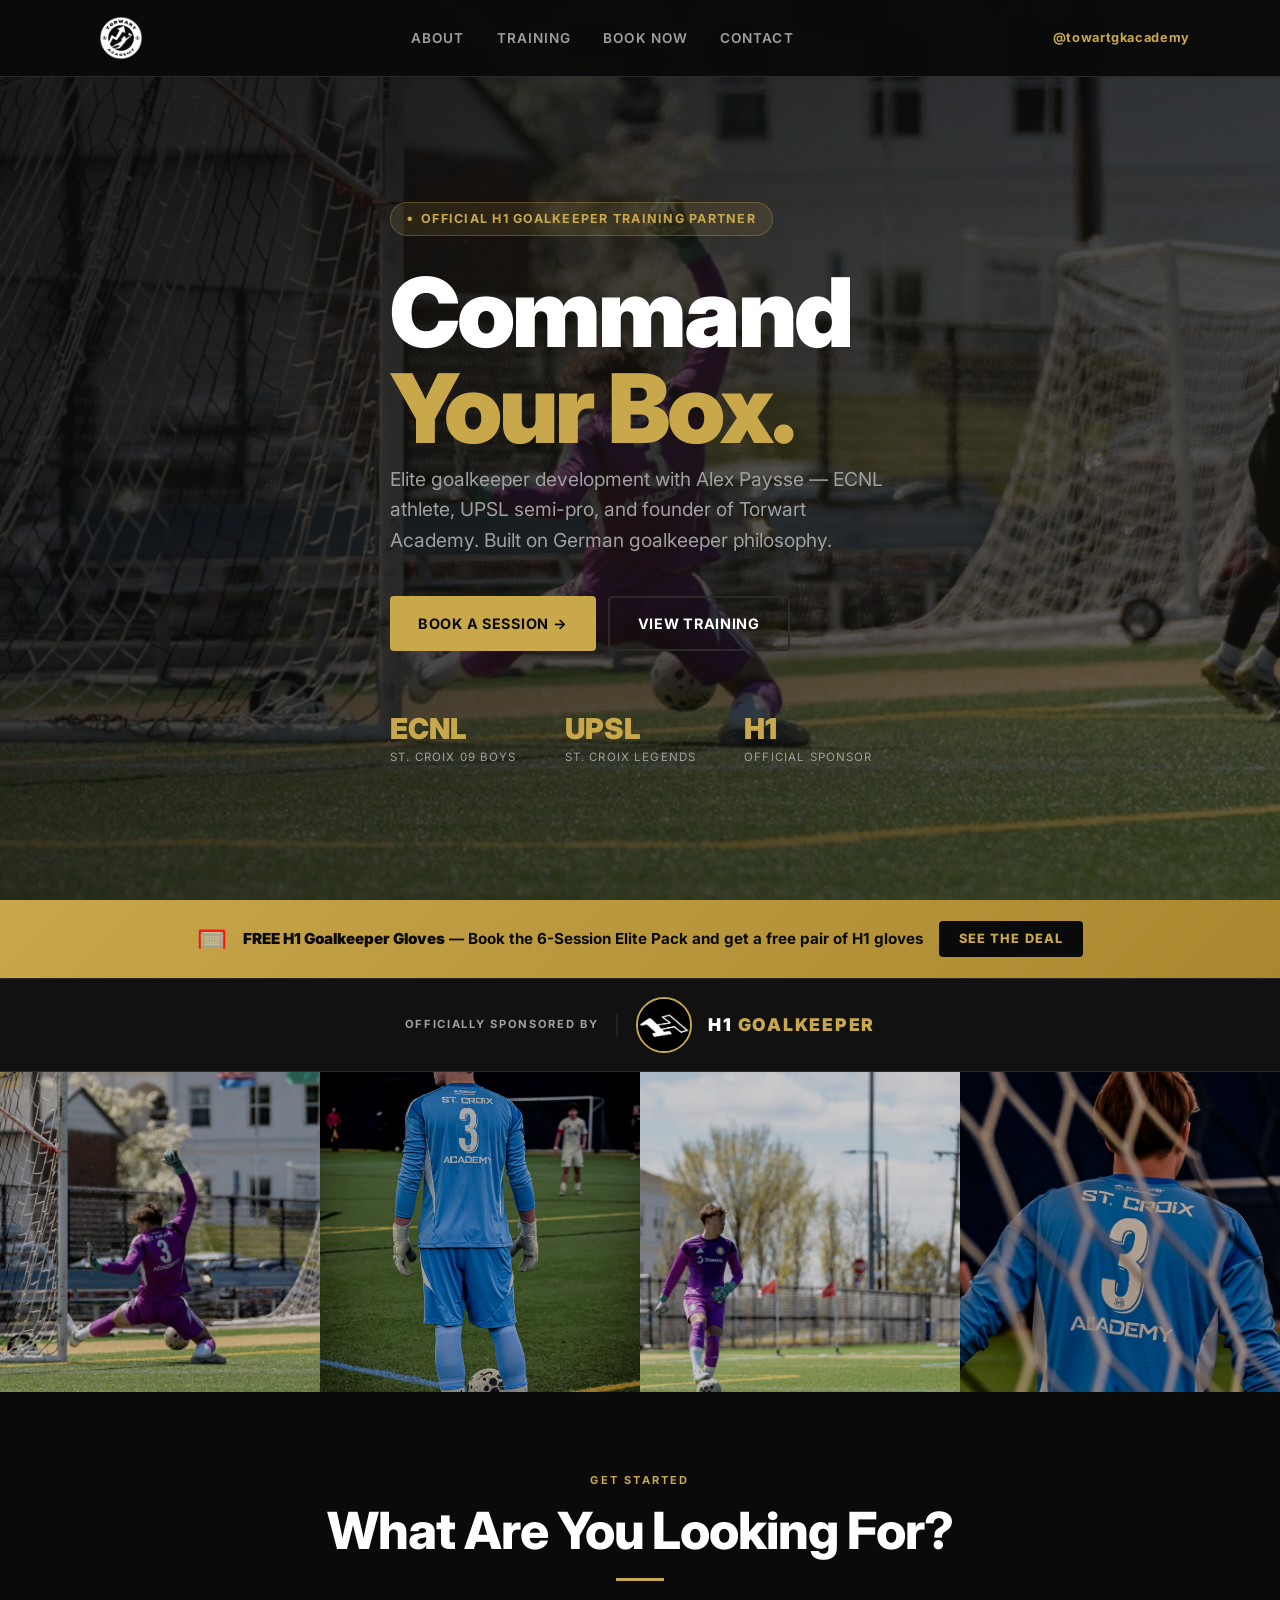
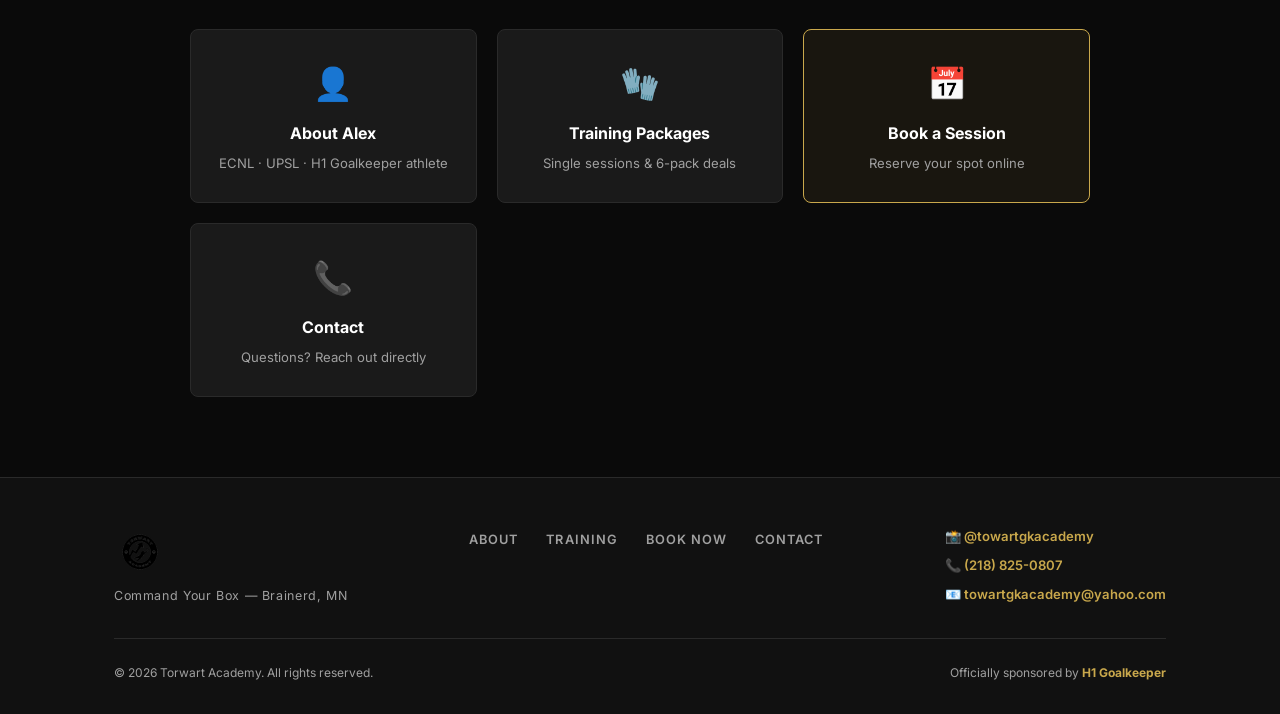
<file: index.html>
<!DOCTYPE html>
<html lang="en">
<head>
  <meta charset="UTF-8" />
  <meta name="viewport" content="width=device-width, initial-scale=1.0" />
  <title>Torwart Academy — Command Your Box</title>
  <meta name="description" content="Elite goalkeeper training by Alex Paysse in Brainerd, MN. Private 1-on-1 sessions. Officially sponsored by H1 Goalkeeper." />
  <link rel="preconnect" href="https://fonts.googleapis.com" />
  <link rel="preconnect" href="https://fonts.gstatic.com" crossorigin />
  <link href="https://fonts.googleapis.com/css2?family=Inter:wght@400;500;600;700;800;900&display=swap" rel="stylesheet" />
  <link rel="stylesheet" href="styles.css" />
</head>
<body>

  <!-- ===== NAV ===== -->
  <nav>
    <div class="nav-inner">
      <a href="index.html" class="nav-logo">
        <img src="images/torwart-logo-white.png" alt="Torwart Academy" class="nav-logo-img" onerror="this.style.display='none';this.nextElementSibling.style.display='block'" />
        <span class="nav-logo-text" style="display:none;">Torwart<span class="gold">.</span></span>
      </a>
      <ul class="nav-links">
        <li><a href="about.html">About</a></li>
        <li><a href="training.html">Training</a></li>
        <li><a href="booking.html">Book Now</a></li>
        <li><a href="contact.html">Contact</a></li>
      </ul>
      <a href="https://instagram.com/towartgkacademy" target="_blank" rel="noopener" class="nav-social">@towartgkacademy</a>
      <button class="hamburger" id="hamburger" aria-label="Open menu">
        <span></span><span></span><span></span>
      </button>
    </div>
    <div class="mobile-menu" id="mobileMenu">
      <a href="about.html" onclick="closeMobile()">About</a>
      <a href="training.html" onclick="closeMobile()">Private Training</a>
      <a href="booking.html" onclick="closeMobile()">Book Now</a>
      <a href="contact.html" onclick="closeMobile()">Contact</a>
      <a href="https://instagram.com/towartgkacademy" target="_blank" rel="noopener">@towartgkacademy ↗</a>
    </div>
  </nav>

  <!-- ===== HERO ===== -->
  <section id="home" class="hero-bg">
    <div class="hero-overlay"></div>
    <div class="container">
      <div class="hero-content">
        <div class="hero-badge">Official H1 Goalkeeper Training Partner</div>
        <h1 class="hero-tagline">
          Command<br><span class="accent">Your Box.</span>
        </h1>
        <p class="hero-sub">
          Elite goalkeeper development with Alex Paysse — ECNL athlete, UPSL semi-pro, and founder of Torwart Academy. Built on German goalkeeper philosophy.
        </p>
        <div class="hero-ctas">
          <a href="booking.html" class="btn btn-gold">Book a Session →</a>
          <a href="training.html" class="btn btn-outline">View Training</a>
        </div>
        <div class="hero-stats">
          <div class="stat-item">
            <div class="stat-num">ECNL</div>
            <div class="stat-label">St. Croix 09 Boys</div>
          </div>
          <div class="stat-item">
            <div class="stat-num">UPSL</div>
            <div class="stat-label">St. Croix Legends</div>
          </div>
          <div class="stat-item">
            <div class="stat-num">H1</div>
            <div class="stat-label">Official Sponsor</div>
          </div>
        </div>
      </div>
    </div>
  </section>

  <!-- ===== GLOVE DEAL BANNER ===== -->
  <div class="glove-banner">
    <div class="container">
      <div class="glove-banner-inner">
        <span class="glove-icon">🥅</span>
        <p class="glove-text">
          <strong>FREE H1 Goalkeeper Gloves</strong> — Book the 6-Session Elite Pack and get a free pair of H1 gloves
        </p>
        <a href="training.html" class="glove-cta">See the Deal</a>
      </div>
    </div>
  </div>

  <!-- ===== SPONSOR BAR ===== -->
  <div class="sponsor-bar">
    <div class="container">
      <div class="sponsor-bar-inner">
        <span class="sponsor-label">Officially Sponsored By</span>
        <span class="sponsor-divider">|</span>
        <img src="images/h1-logo.jpg" alt="H1 Goalkeeper" class="sponsor-logo" />
        <span class="sponsor-name">H1 <span>Goalkeeper</span></span>
      </div>
    </div>
  </div>

  <!-- ===== PHOTO GALLERY STRIP ===== -->
  <div class="photo-strip">
    <img src="images/alex-action-new1.jpg" alt="Alex on the pitch" style="object-position: center 30%;" />
    <img src="images/alex-action-8-crop.jpg" alt="Alex in action" style="object-position: center 20%;" />
    <img src="images/alex-action-new2.jpg" alt="Alex in action" style="object-position: 25% 35%;" />
    <img src="images/alex-action-9-crop.jpg" alt="Alex in action" style="object-position: center 20%;" />
  </div>

  <!-- ===== QUICK LINKS ===== -->
  <section class="section" style="padding: 80px 0;">
    <div class="container">
      <div style="text-align:center; margin-bottom: 48px;">
        <p class="section-label">Get Started</p>
        <h2 class="section-title">What Are You Looking For?</h2>
        <div class="divider" style="margin: 20px auto 0;"></div>
      </div>
      <div style="display:grid; grid-template-columns: repeat(auto-fit, minmax(220px, 1fr)); gap: 20px; max-width: 900px; margin: 0 auto;">
        <a href="about.html" class="quick-link-card">
          <div class="qlc-icon">👤</div>
          <div class="qlc-title">About Alex</div>
          <div class="qlc-sub">ECNL · UPSL · H1 Goalkeeper athlete</div>
        </a>
        <a href="training.html" class="quick-link-card">
          <div class="qlc-icon">🧤</div>
          <div class="qlc-title">Training Packages</div>
          <div class="qlc-sub">Single sessions & 6-pack deals</div>
        </a>
        <a href="booking.html" class="quick-link-card gold-card">
          <div class="qlc-icon">📅</div>
          <div class="qlc-title">Book a Session</div>
          <div class="qlc-sub">Reserve your spot online</div>
        </a>
        <a href="contact.html" class="quick-link-card">
          <div class="qlc-icon">📞</div>
          <div class="qlc-title">Contact</div>
          <div class="qlc-sub">Questions? Reach out directly</div>
        </a>
      </div>
    </div>
  </section>

  <!-- ===== FOOTER ===== -->
  <footer>
    <div class="container">
      <div class="footer-inner">
        <div class="footer-top">
          <div>
            <div class="footer-logo">
              <img src="images/torwart-logo.png" alt="Torwart Academy" class="footer-logo-img" onerror="this.style.display='none';this.nextElementSibling.style.display='block'" />
              <span class="footer-logo-text" style="display:none;">Torwart<span>.</span></span>
            </div>
            <div class="footer-tagline">Command Your Box — Brainerd, MN</div>
          </div>
          <ul class="footer-links">
            <li><a href="about.html">About</a></li>
            <li><a href="training.html">Training</a></li>
            <li><a href="booking.html">Book Now</a></li>
            <li><a href="contact.html">Contact</a></li>
          </ul>
          <div class="footer-social-wrap">
            <a href="https://instagram.com/towartgkacademy" target="_blank" rel="noopener" class="footer-social-link">📸 @towartgkacademy</a>
            <a href="tel:2188250807" class="footer-social-link">📞 (218) 825-0807</a>
            <a href="mailto:towartgkacademy@yahoo.com" class="footer-social-link">📧 towartgkacademy@yahoo.com</a>
          </div>
        </div>
        <div class="footer-bottom">
          <p class="footer-copy">© 2026 Torwart Academy. All rights reserved.</p>
          <p class="footer-sponsor">Officially sponsored by <span>H1 Goalkeeper</span></p>
        </div>
      </div>
    </div>
  </footer>

  <script src="script.js"></script>
</body>
</html>
</file>
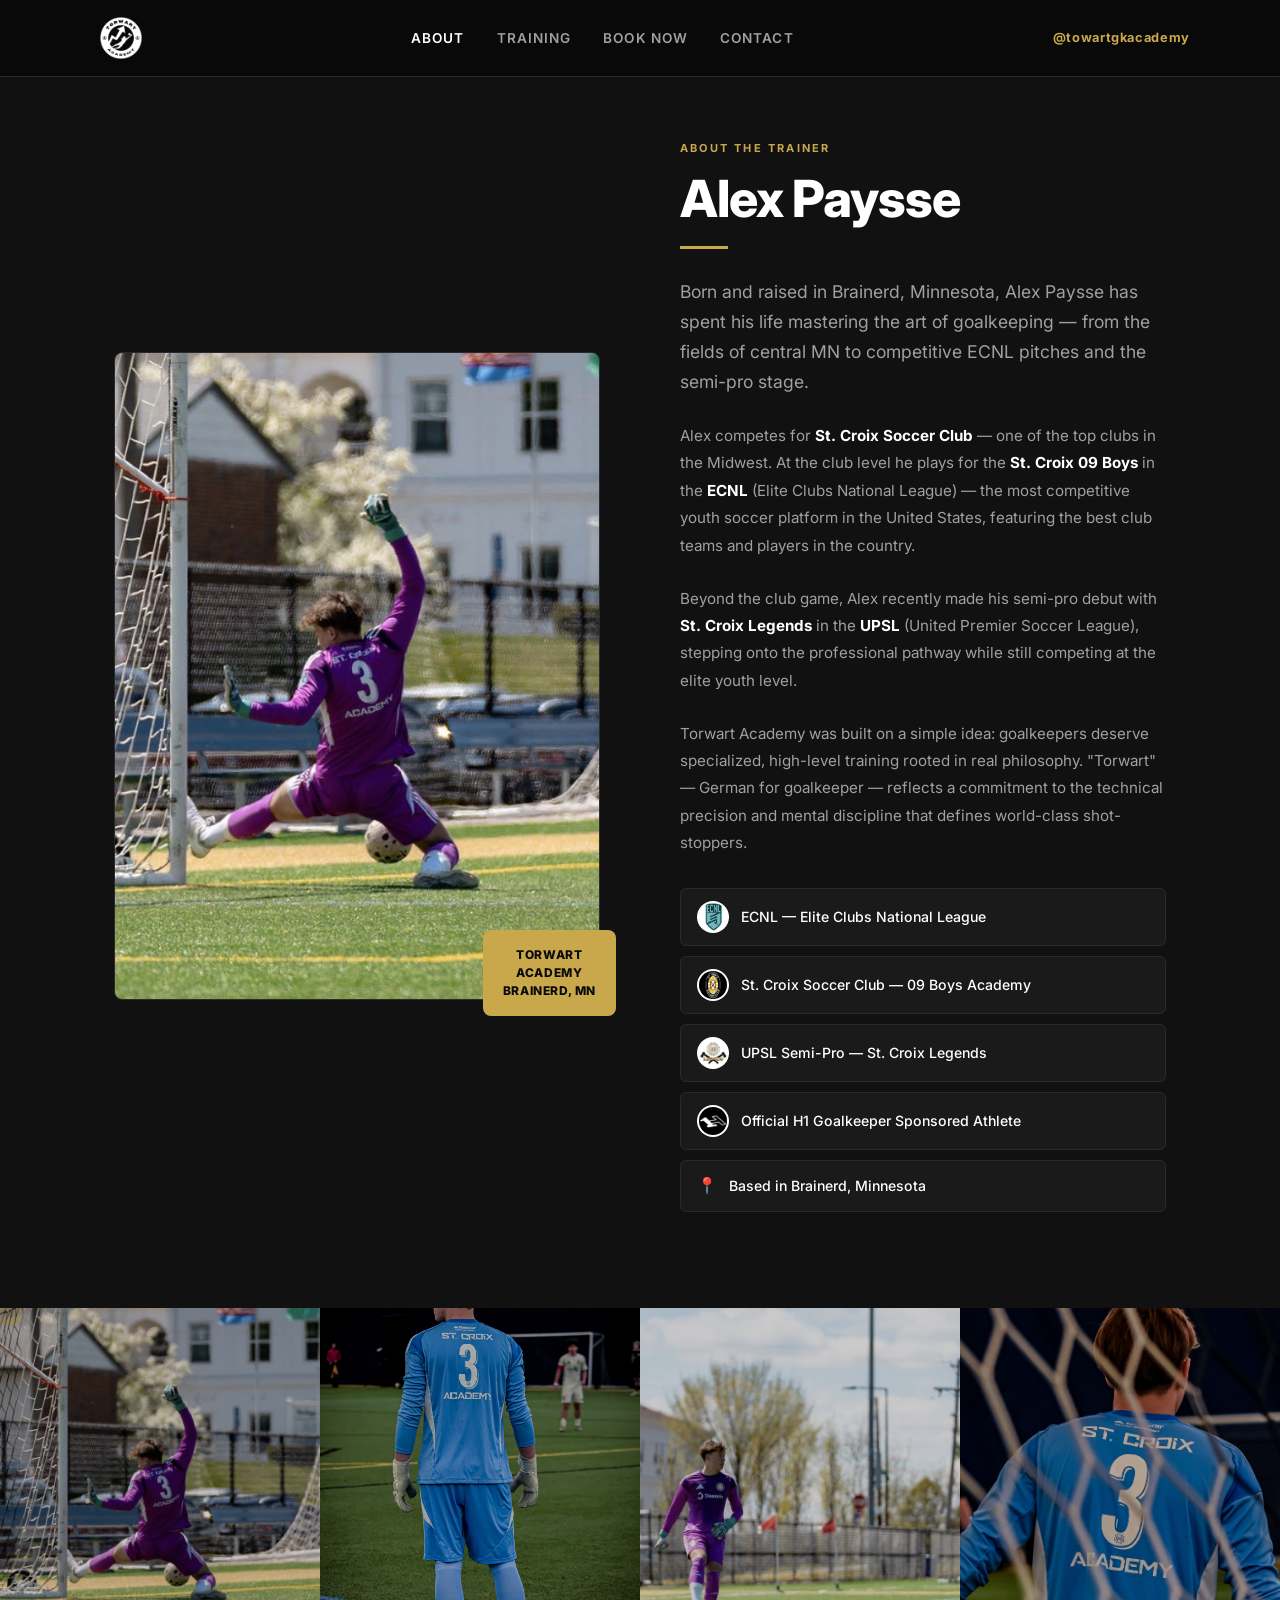
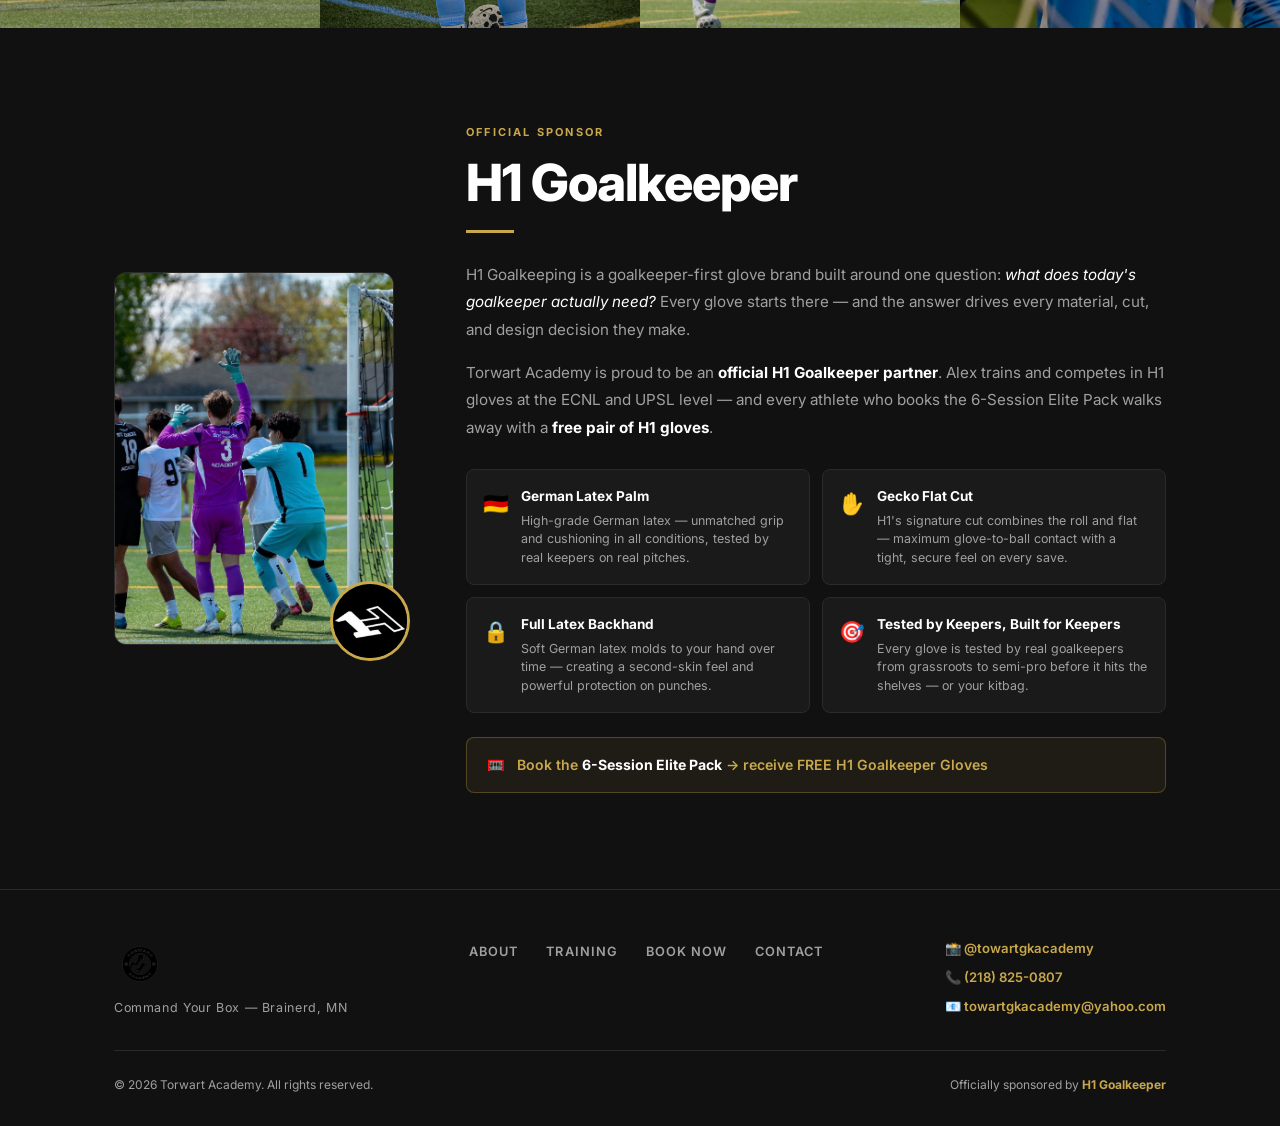
<file: about.html>
<!DOCTYPE html>
<html lang="en">
<head>
  <meta charset="UTF-8" />
  <meta name="viewport" content="width=device-width, initial-scale=1.0" />
  <title>About Alex Paysse — Torwart Academy</title>
  <meta name="description" content="Learn about Alex Paysse — ECNL goalkeeper, UPSL semi-pro, and founder of Torwart Academy in Brainerd, MN." />
  <link rel="preconnect" href="https://fonts.googleapis.com" />
  <link rel="preconnect" href="https://fonts.gstatic.com" crossorigin />
  <link href="https://fonts.googleapis.com/css2?family=Inter:wght@400;500;600;700;800;900&display=swap" rel="stylesheet" />
  <link rel="stylesheet" href="styles.css" />
</head>
<body>

  <!-- ===== NAV ===== -->
  <nav>
    <div class="nav-inner">
      <a href="index.html" class="nav-logo">
        <img src="images/torwart-logo-white.png" alt="Torwart Academy" class="nav-logo-img" onerror="this.style.display='none';this.nextElementSibling.style.display='block'" />
        <span class="nav-logo-text" style="display:none;">Torwart<span class="gold">.</span></span>
      </a>
      <ul class="nav-links">
        <li><a href="about.html" class="active">About</a></li>
        <li><a href="training.html">Training</a></li>
        <li><a href="booking.html">Book Now</a></li>
        <li><a href="contact.html">Contact</a></li>
      </ul>
      <a href="https://instagram.com/towartgkacademy" target="_blank" rel="noopener" class="nav-social">@towartgkacademy</a>
      <button class="hamburger" id="hamburger" aria-label="Open menu">
        <span></span><span></span><span></span>
      </button>
    </div>
    <div class="mobile-menu" id="mobileMenu">
      <a href="about.html" onclick="closeMobile()">About</a>
      <a href="training.html" onclick="closeMobile()">Private Training</a>
      <a href="booking.html" onclick="closeMobile()">Book Now</a>
      <a href="contact.html" onclick="closeMobile()">Contact</a>
      <a href="https://instagram.com/towartgkacademy" target="_blank" rel="noopener">@towartgkacademy ↗</a>
    </div>
  </nav>

  <!-- ===== ABOUT ===== -->
  <section id="about" class="section" style="padding-top: 140px;">
    <div class="container">
      <div class="about-grid">
        <div class="about-image-wrap">
          <img src="images/alex-action-new1.jpg" alt="Alex Paysse — Torwart Academy" class="about-photo" />
          <div class="about-badge">
            Torwart<br>Academy<br>Brainerd, MN
          </div>
        </div>
        <div class="about-text">
          <p class="section-label">About the Trainer</p>
          <h2 class="section-title">Alex Paysse</h2>
          <div class="divider"></div>
          <p class="section-subtitle">
            Born and raised in Brainerd, Minnesota, Alex Paysse has spent his life mastering the art of goalkeeping — from the fields of central MN to competitive ECNL pitches and the semi-pro stage.
          </p>
          <br>
          <p class="body-text">
            Alex competes for <strong>St. Croix Soccer Club</strong> — one of the top clubs in the Midwest. At the club level he plays for the <strong>St. Croix 09 Boys</strong> in the <strong>ECNL</strong> (Elite Clubs National League) — the most competitive youth soccer platform in the United States, featuring the best club teams and players in the country.
          </p>
          <br>
          <p class="body-text">
            Beyond the club game, Alex recently made his semi-pro debut with <strong>St. Croix Legends</strong> in the <strong>UPSL</strong> (United Premier Soccer League), stepping onto the professional pathway while still competing at the elite youth level.
          </p>
          <br>
          <p class="body-text">
            Torwart Academy was built on a simple idea: goalkeepers deserve specialized, high-level training rooted in real philosophy. "Torwart" — German for goalkeeper — reflects a commitment to the technical precision and mental discipline that defines world-class shot-stoppers.
          </p>
          <div class="credentials">
            <div class="credential-item">
              <img src="images/ecnl-logo.png" alt="ECNL" class="cred-logo" onerror="this.style.display='none'" />
              <span>ECNL — Elite Clubs National League</span>
            </div>
            <div class="credential-item">
              <img src="images/stcroix-logo.png" alt="St. Croix SC" class="cred-logo" onerror="this.style.display='none'" />
              <span>St. Croix Soccer Club — 09 Boys Academy</span>
            </div>
            <div class="credential-item">
              <img src="images/legends-logo.png" alt="St. Croix Legends" class="cred-logo" onerror="this.style.display='none'" />
              <span>UPSL Semi-Pro — St. Croix Legends</span>
            </div>
            <div class="credential-item">
              <img src="images/h1-logo.jpg" alt="H1 Goalkeeper" class="cred-logo" onerror="this.style.display='none'" />
              <span>Official H1 Goalkeeper Sponsored Athlete</span>
            </div>
            <div class="credential-item">
              <span class="cred-icon">📍</span>
              <span>Based in Brainerd, Minnesota</span>
            </div>
          </div>
        </div>
      </div>
    </div>
  </section>

  <!-- ===== PHOTO GALLERY STRIP ===== -->
  <div class="photo-strip">
    <img src="images/alex-action-new1.jpg" alt="Alex on the pitch" style="object-position: center 30%;" />
    <img src="images/alex-action-8-crop.jpg" alt="Alex in action" style="object-position: center 20%;" />
    <img src="images/alex-action-new2.jpg" alt="Alex in action" style="object-position: 25% 35%;" />
    <img src="images/alex-action-9-crop.jpg" alt="Alex in action" style="object-position: center 20%;" />
  </div>

  <!-- ===== H1 SPONSOR SECTION ===== -->
  <section id="h1" class="section h1-section">
    <div class="container">
      <div class="h1-grid">
        <div class="h1-logo-wrap">
          <img src="images/h1-gloves-3.jpg" alt="Alex Paysse in H1 Goalkeeper gloves" class="h1-action-photo" />
          <img src="images/h1-logo.jpg" alt="H1 Goalkeeper" class="h1-logo-badge" />
        </div>
        <div class="h1-content">
          <p class="section-label">Official Sponsor</p>
          <h2 class="section-title">H1 Goalkeeper</h2>
          <div class="divider"></div>
          <p class="body-text" style="margin-bottom: 16px;">
            H1 Goalkeeping is a goalkeeper-first glove brand built around one question: <em style="color:var(--white);">what does today's goalkeeper actually need?</em> Every glove starts there — and the answer drives every material, cut, and design decision they make.
          </p>
          <p class="body-text" style="margin-bottom: 28px;">
            Torwart Academy is proud to be an <strong>official H1 Goalkeeper partner</strong>. Alex trains and competes in H1 gloves at the ECNL and UPSL level — and every athlete who books the 6-Session Elite Pack walks away with a <strong>free pair of H1 gloves</strong>.
          </p>

          <div class="h1-specs">
            <div class="h1-spec-item">
              <div class="h1-spec-icon">🇩🇪</div>
              <div>
                <div class="h1-spec-title">German Latex Palm</div>
                <div class="h1-spec-sub">High-grade German latex — unmatched grip and cushioning in all conditions, tested by real keepers on real pitches.</div>
              </div>
            </div>
            <div class="h1-spec-item">
              <div class="h1-spec-icon">✋</div>
              <div>
                <div class="h1-spec-title">Gecko Flat Cut</div>
                <div class="h1-spec-sub">H1's signature cut combines the roll and flat — maximum glove-to-ball contact with a tight, secure feel on every save.</div>
              </div>
            </div>
            <div class="h1-spec-item">
              <div class="h1-spec-icon">🔒</div>
              <div>
                <div class="h1-spec-title">Full Latex Backhand</div>
                <div class="h1-spec-sub">Soft German latex molds to your hand over time — creating a second-skin feel and powerful protection on punches.</div>
              </div>
            </div>
            <div class="h1-spec-item">
              <div class="h1-spec-icon">🎯</div>
              <div>
                <div class="h1-spec-title">Tested by Keepers, Built for Keepers</div>
                <div class="h1-spec-sub">Every glove is tested by real goalkeepers from grassroots to semi-pro before it hits the shelves — or your kitbag.</div>
              </div>
            </div>
          </div>

          <div class="h1-glove-cta">
            <span>🥅</span>
            <span>Book the <strong>6-Session Elite Pack</strong> → receive FREE H1 Goalkeeper Gloves</span>
          </div>
        </div>
      </div>
    </div>
  </section>

  <!-- ===== FOOTER ===== -->
  <footer>
    <div class="container">
      <div class="footer-inner">
        <div class="footer-top">
          <div>
            <div class="footer-logo">
              <img src="images/torwart-logo.png" alt="Torwart Academy" class="footer-logo-img" onerror="this.style.display='none';this.nextElementSibling.style.display='block'" />
              <span class="footer-logo-text" style="display:none;">Torwart<span>.</span></span>
            </div>
            <div class="footer-tagline">Command Your Box — Brainerd, MN</div>
          </div>
          <ul class="footer-links">
            <li><a href="about.html">About</a></li>
            <li><a href="training.html">Training</a></li>
            <li><a href="booking.html">Book Now</a></li>
            <li><a href="contact.html">Contact</a></li>
          </ul>
          <div class="footer-social-wrap">
            <a href="https://instagram.com/towartgkacademy" target="_blank" rel="noopener" class="footer-social-link">📸 @towartgkacademy</a>
            <a href="tel:2188250807" class="footer-social-link">📞 (218) 825-0807</a>
            <a href="mailto:towartgkacademy@yahoo.com" class="footer-social-link">📧 towartgkacademy@yahoo.com</a>
          </div>
        </div>
        <div class="footer-bottom">
          <p class="footer-copy">© 2026 Torwart Academy. All rights reserved.</p>
          <p class="footer-sponsor">Officially sponsored by <span>H1 Goalkeeper</span></p>
        </div>
      </div>
    </div>
  </footer>

  <script src="script.js"></script>
</body>
</html>
</file>
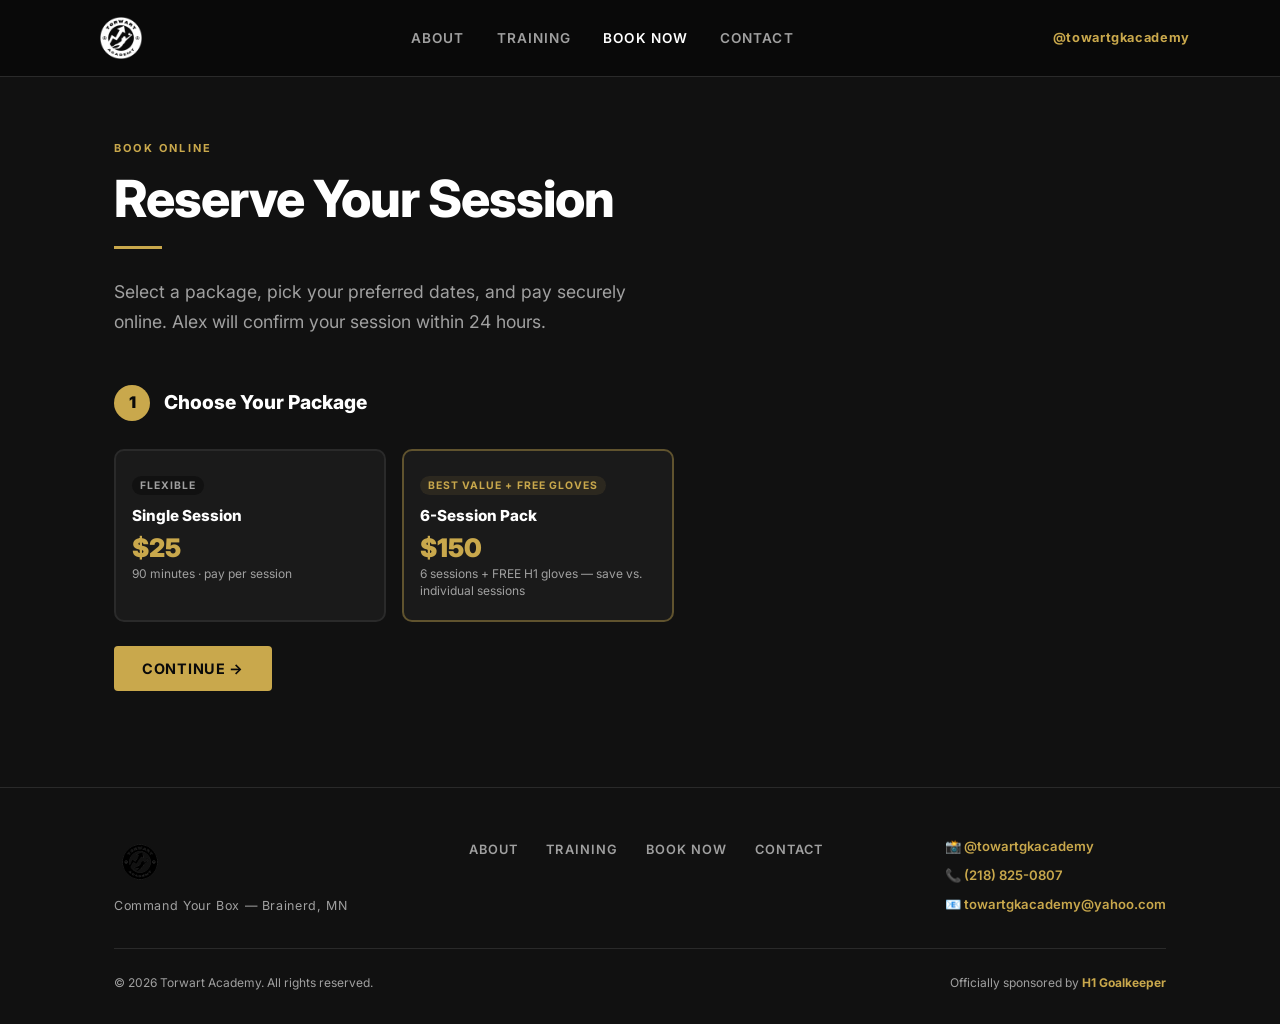
<file: booking.html>
<!DOCTYPE html>
<html lang="en">
<head>
  <meta charset="UTF-8" />
  <meta name="viewport" content="width=device-width, initial-scale=1.0" />
  <title>Book a Session — Torwart Academy</title>
  <meta name="description" content="Book a private goalkeeper training session with Alex Paysse in Brainerd, MN. Secure online booking." />
  <link rel="preconnect" href="https://fonts.googleapis.com" />
  <link rel="preconnect" href="https://fonts.gstatic.com" crossorigin />
  <link href="https://fonts.googleapis.com/css2?family=Inter:wght@400;500;600;700;800;900&display=swap" rel="stylesheet" />
  <link rel="stylesheet" href="styles.css" />
</head>
<body>

  <!-- ===== NAV ===== -->
  <nav>
    <div class="nav-inner">
      <a href="index.html" class="nav-logo">
        <img src="images/torwart-logo-white.png" alt="Torwart Academy" class="nav-logo-img" onerror="this.style.display='none';this.nextElementSibling.style.display='block'" />
        <span class="nav-logo-text" style="display:none;">Torwart<span class="gold">.</span></span>
      </a>
      <ul class="nav-links">
        <li><a href="about.html">About</a></li>
        <li><a href="training.html">Training</a></li>
        <li><a href="booking.html" class="active">Book Now</a></li>
        <li><a href="contact.html">Contact</a></li>
      </ul>
      <a href="https://instagram.com/towartgkacademy" target="_blank" rel="noopener" class="nav-social">@towartgkacademy</a>
      <button class="hamburger" id="hamburger" aria-label="Open menu">
        <span></span><span></span><span></span>
      </button>
    </div>
    <div class="mobile-menu" id="mobileMenu">
      <a href="about.html" onclick="closeMobile()">About</a>
      <a href="training.html" onclick="closeMobile()">Private Training</a>
      <a href="booking.html" onclick="closeMobile()">Book Now</a>
      <a href="contact.html" onclick="closeMobile()">Contact</a>
      <a href="https://instagram.com/towartgkacademy" target="_blank" rel="noopener">@towartgkacademy ↗</a>
    </div>
  </nav>

  <!-- ===== BOOKING ===== -->
  <section id="booking" class="section" style="padding-top: 140px;">
    <div class="container">
      <p class="section-label">Book Online</p>
      <h2 class="section-title">Reserve Your Session</h2>
      <div class="divider"></div>
      <p class="section-subtitle" style="margin-bottom: 48px;">Select a package, pick your preferred dates, and pay securely online. Alex will confirm your session within 24 hours.</p>

      <!-- Step 1: Package Select -->
      <div class="booking-steps">
        <div class="booking-step active" id="step1">
          <div class="step-header">
            <span class="step-num">1</span>
            <span class="step-title">Choose Your Package</span>
          </div>
          <div class="booking-packages" style="grid-template-columns: 1fr 1fr; max-width: 560px;">
            <div class="booking-pkg" data-pkg="single" data-price="25" data-label="Single Session — $25">
              <div class="pkg-top">
                <span class="pkg-tag">Flexible</span>
              </div>
              <div class="pkg-name">Single Session</div>
              <div class="pkg-price">$25</div>
              <div class="pkg-desc">90 minutes · pay per session</div>
            </div>
            <div class="booking-pkg featured-pkg" data-pkg="sixpack" data-price="150" data-label="6-Session Elite Pack — $150">
              <div class="pkg-top">
                <span class="pkg-tag gold-tag">Best Value + Free Gloves</span>
              </div>
              <div class="pkg-name">6-Session Pack</div>
              <div class="pkg-price">$150</div>
              <div class="pkg-desc">6 sessions + FREE H1 gloves — save vs. individual sessions</div>
            </div>
          </div>
          <button class="btn btn-gold" id="step1next" onclick="goToStep(2)" disabled style="margin-top:24px;">Continue →</button>
        </div>

        <!-- Step 2: Date & Info -->
        <div class="booking-step" id="step2" style="display:none;">
          <div class="step-header">
            <span class="step-num">2</span>
            <span class="step-title">Your Info &amp; Preferred Date</span>
          </div>
          <form id="bookingForm" action="https://api.web3forms.com/submit" method="POST">
            <!-- Web3Forms config -->
            <input type="hidden" name="access_key" value="0c136958-581a-4db1-b562-066bec472d50" />
            <input type="hidden" name="redirect" value="https://alexpaysse.github.io/torwart-academy/thankyou.html" />
            <input type="hidden" name="subject" id="form-subject" value="🥅 New Booking Request — Torwart Academy" />
            <input type="hidden" name="from_name" value="Torwart Academy Website" />
            <input type="hidden" name="Package" id="form-package" value="" />
            <input type="checkbox" name="botcheck" style="display:none;" />

            <div class="booking-form-grid">
              <div class="form-row">
                <div class="form-group">
                  <label>First Name</label>
                  <input type="text" name="First Name" id="b-fname" placeholder="First name" required />
                </div>
                <div class="form-group">
                  <label>Last Name</label>
                  <input type="text" name="Last Name" id="b-lname" placeholder="Last name" required />
                </div>
              </div>
              <div class="form-row">
                <div class="form-group">
                  <label>Email</label>
                  <input type="email" name="Email" id="b-email" placeholder="your@email.com" required />
                </div>
                <div class="form-group">
                  <label>Phone</label>
                  <input type="tel" name="Phone" id="b-phone" placeholder="(218) 000-0000" />
                </div>
              </div>
              <div class="form-group">
                <label>Preferred Date(s)</label>
                <input type="text" name="Preferred Date" id="b-date" placeholder="e.g. Weekday afternoons, Saturday mornings..." />
              </div>
              <div class="form-row">
                <div class="form-group">
                  <label>Player Name</label>
                  <input type="text" name="Player Name" id="b-player" placeholder="Player's full name" />
                </div>
                <div class="form-group">
                  <label>Player Age &amp; Experience Level</label>
                  <input type="text" name="Age and Experience" id="b-age" placeholder="e.g. 14 years old, plays club soccer" />
                </div>
              </div>
              <div class="form-group">
                <label>Anything else Alex should know?</label>
                <textarea name="Notes" id="b-notes" placeholder="Goals, specific things to work on, questions..."></textarea>
              </div>
            </div>
            <div style="display:flex;gap:12px;margin-top:24px;flex-wrap:wrap;">
              <button type="button" class="btn btn-outline" onclick="goToStep(1)">← Back</button>
              <button type="submit" class="btn btn-gold">Send Booking Request →</button>
            </div>
          </form>
        </div>
      </div>
    </div>
  </section>

  <!-- ===== FOOTER ===== -->
  <footer>
    <div class="container">
      <div class="footer-inner">
        <div class="footer-top">
          <div>
            <div class="footer-logo">
              <img src="images/torwart-logo.png" alt="Torwart Academy" class="footer-logo-img" onerror="this.style.display='none';this.nextElementSibling.style.display='block'" />
              <span class="footer-logo-text" style="display:none;">Torwart<span>.</span></span>
            </div>
            <div class="footer-tagline">Command Your Box — Brainerd, MN</div>
          </div>
          <ul class="footer-links">
            <li><a href="about.html">About</a></li>
            <li><a href="training.html">Training</a></li>
            <li><a href="booking.html">Book Now</a></li>
            <li><a href="contact.html">Contact</a></li>
          </ul>
          <div class="footer-social-wrap">
            <a href="https://instagram.com/towartgkacademy" target="_blank" rel="noopener" class="footer-social-link">📸 @towartgkacademy</a>
            <a href="tel:2188250807" class="footer-social-link">📞 (218) 825-0807</a>
            <a href="mailto:towartgkacademy@yahoo.com" class="footer-social-link">📧 towartgkacademy@yahoo.com</a>
          </div>
        </div>
        <div class="footer-bottom">
          <p class="footer-copy">© 2026 Torwart Academy. All rights reserved.</p>
          <p class="footer-sponsor">Officially sponsored by <span>H1 Goalkeeper</span></p>
        </div>
      </div>
    </div>
  </footer>

  <script src="script.js"></script>
</body>
</html>
</file>
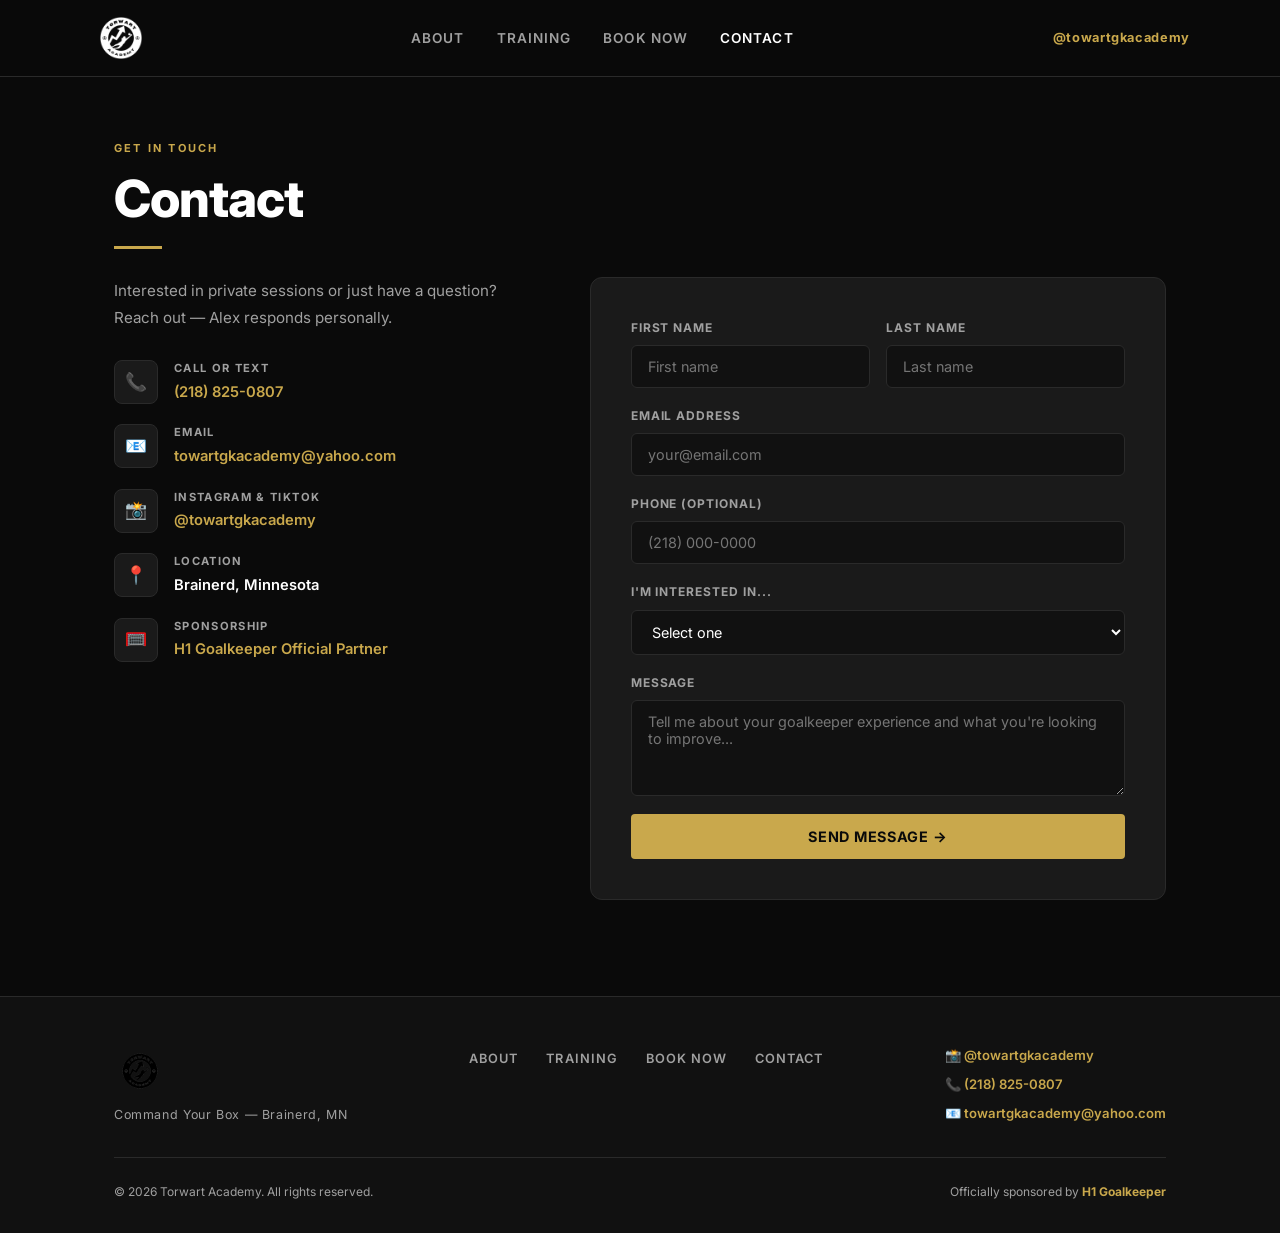
<file: contact.html>
<!DOCTYPE html>
<html lang="en">
<head>
  <meta charset="UTF-8" />
  <meta name="viewport" content="width=device-width, initial-scale=1.0" />
  <title>Contact — Torwart Academy</title>
  <meta name="description" content="Get in touch with Alex Paysse at Torwart Academy in Brainerd, MN." />
  <link rel="preconnect" href="https://fonts.googleapis.com" />
  <link rel="preconnect" href="https://fonts.gstatic.com" crossorigin />
  <link href="https://fonts.googleapis.com/css2?family=Inter:wght@400;500;600;700;800;900&display=swap" rel="stylesheet" />
  <link rel="stylesheet" href="styles.css" />
</head>
<body>

  <!-- ===== NAV ===== -->
  <nav>
    <div class="nav-inner">
      <a href="index.html" class="nav-logo">
        <img src="images/torwart-logo-white.png" alt="Torwart Academy" class="nav-logo-img" onerror="this.style.display='none';this.nextElementSibling.style.display='block'" />
        <span class="nav-logo-text" style="display:none;">Torwart<span class="gold">.</span></span>
      </a>
      <ul class="nav-links">
        <li><a href="about.html">About</a></li>
        <li><a href="training.html">Training</a></li>
        <li><a href="booking.html">Book Now</a></li>
        <li><a href="contact.html" class="active">Contact</a></li>
      </ul>
      <a href="https://instagram.com/towartgkacademy" target="_blank" rel="noopener" class="nav-social">@towartgkacademy</a>
      <button class="hamburger" id="hamburger" aria-label="Open menu">
        <span></span><span></span><span></span>
      </button>
    </div>
    <div class="mobile-menu" id="mobileMenu">
      <a href="about.html" onclick="closeMobile()">About</a>
      <a href="training.html" onclick="closeMobile()">Private Training</a>
      <a href="booking.html" onclick="closeMobile()">Book Now</a>
      <a href="contact.html" onclick="closeMobile()">Contact</a>
      <a href="https://instagram.com/towartgkacademy" target="_blank" rel="noopener">@towartgkacademy ↗</a>
    </div>
  </nav>

  <!-- ===== CONTACT ===== -->
  <section id="contact" class="section" style="padding-top: 140px;">
    <div class="container">
      <p class="section-label">Get In Touch</p>
      <h2 class="section-title">Contact</h2>
      <div class="divider"></div>
      <div class="contact-grid">
        <div class="contact-info">
          <p class="body-text" style="margin-bottom: 8px;">
            Interested in private sessions or just have a question? Reach out — Alex responds personally.
          </p>
          <div class="contact-item">
            <div class="contact-icon">📞</div>
            <div>
              <div class="contact-detail-label">Call or Text</div>
              <div class="contact-detail-value">
                <a href="tel:2188250807" style="color:var(--gold)">(218) 825-0807</a>
              </div>
            </div>
          </div>
          <div class="contact-item">
            <div class="contact-icon">📧</div>
            <div>
              <div class="contact-detail-label">Email</div>
              <div class="contact-detail-value">
                <a href="mailto:towartgkacademy@yahoo.com" style="color:var(--gold)">towartgkacademy@yahoo.com</a>
              </div>
            </div>
          </div>
          <div class="contact-item">
            <div class="contact-icon">📸</div>
            <div>
              <div class="contact-detail-label">Instagram &amp; TikTok</div>
              <div class="contact-detail-value">
                <a href="https://instagram.com/towartgkacademy" target="_blank" rel="noopener" style="color:var(--gold)">@towartgkacademy</a>
              </div>
            </div>
          </div>
          <div class="contact-item">
            <div class="contact-icon">📍</div>
            <div>
              <div class="contact-detail-label">Location</div>
              <div class="contact-detail-value">Brainerd, Minnesota</div>
            </div>
          </div>
          <div class="contact-item">
            <div class="contact-icon">🥅</div>
            <div>
              <div class="contact-detail-label">Sponsorship</div>
              <div class="contact-detail-value" style="color:var(--gold)">H1 Goalkeeper Official Partner</div>
            </div>
          </div>
        </div>

        <form class="contact-form" id="contactForm" action="https://api.web3forms.com/submit" method="POST">
          <div class="form-row">
            <div class="form-group">
              <label for="fname">First Name</label>
              <input type="text" id="fname" name="fname" placeholder="First name" required />
            </div>
            <div class="form-group">
              <label for="lname">Last Name</label>
              <input type="text" id="lname" name="lname" placeholder="Last name" required />
            </div>
          </div>
          <div class="form-group">
            <label for="email">Email Address</label>
            <input type="email" id="email" name="email" placeholder="your@email.com" required />
          </div>
          <div class="form-group">
            <label for="phone">Phone (optional)</label>
            <input type="tel" id="phone" name="phone" placeholder="(218) 000-0000" />
          </div>
          <div class="form-group">
            <label for="interest">I'm interested in...</label>
            <select id="interest" name="interest">
              <option value="">Select one</option>
              <option value="single">Single Session — $25</option>
              <option value="6pack">6-Session Pack — $150 + Free Gloves (Best Value)</option>
              <option value="other">General Question</option>
            </select>
          </div>
          <div class="form-group">
            <label for="message">Message</label>
            <textarea id="message" name="message" placeholder="Tell me about your goalkeeper experience and what you're looking to improve..."></textarea>
          </div>
          <!-- Web3Forms config -->
          <input type="hidden" name="access_key" value="0c136958-581a-4db1-b562-066bec472d50" />
          <input type="hidden" name="redirect" value="https://alexpaysse.github.io/torwart-academy/thankyou.html" />
          <input type="hidden" name="subject" value="📬 New Contact Message — Torwart Academy" />
          <input type="hidden" name="from_name" value="Torwart Academy Website" />
          <input type="checkbox" name="botcheck" style="display:none;" />
          <button type="submit" class="btn btn-gold" style="width:100%;justify-content:center;">Send Message →</button>
        </form>
      </div>
    </div>
  </section>

  <!-- ===== FOOTER ===== -->
  <footer>
    <div class="container">
      <div class="footer-inner">
        <div class="footer-top">
          <div>
            <div class="footer-logo">
              <img src="images/torwart-logo.png" alt="Torwart Academy" class="footer-logo-img" onerror="this.style.display='none';this.nextElementSibling.style.display='block'" />
              <span class="footer-logo-text" style="display:none;">Torwart<span>.</span></span>
            </div>
            <div class="footer-tagline">Command Your Box — Brainerd, MN</div>
          </div>
          <ul class="footer-links">
            <li><a href="about.html">About</a></li>
            <li><a href="training.html">Training</a></li>
            <li><a href="booking.html">Book Now</a></li>
            <li><a href="contact.html">Contact</a></li>
          </ul>
          <div class="footer-social-wrap">
            <a href="https://instagram.com/towartgkacademy" target="_blank" rel="noopener" class="footer-social-link">📸 @towartgkacademy</a>
            <a href="tel:2188250807" class="footer-social-link">📞 (218) 825-0807</a>
            <a href="mailto:towartgkacademy@yahoo.com" class="footer-social-link">📧 towartgkacademy@yahoo.com</a>
          </div>
        </div>
        <div class="footer-bottom">
          <p class="footer-copy">© 2026 Torwart Academy. All rights reserved.</p>
          <p class="footer-sponsor">Officially sponsored by <span>H1 Goalkeeper</span></p>
        </div>
      </div>
    </div>
  </footer>

  <script src="script.js"></script>
</body>
</html>
</file>
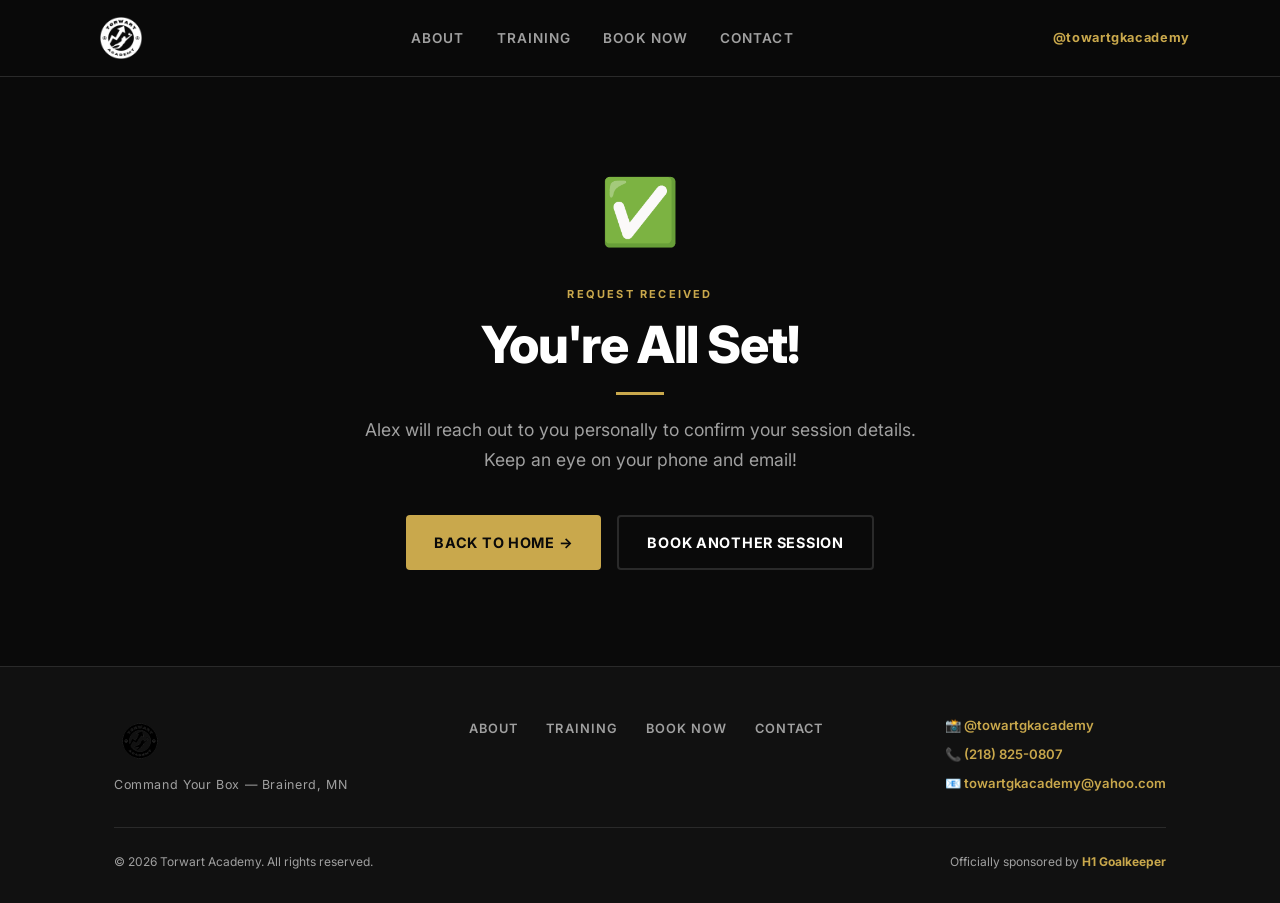
<file: thankyou.html>
<!DOCTYPE html>
<html lang="en">
<head>
  <meta charset="UTF-8" />
  <meta name="viewport" content="width=device-width, initial-scale=1.0" />
  <title>Request Sent — Torwart Academy</title>
  <link rel="preconnect" href="https://fonts.googleapis.com" />
  <link rel="preconnect" href="https://fonts.gstatic.com" crossorigin />
  <link href="https://fonts.googleapis.com/css2?family=Inter:wght@400;500;600;700;800;900&display=swap" rel="stylesheet" />
  <link rel="stylesheet" href="styles.css" />
</head>
<body>

  <nav>
    <div class="nav-inner">
      <a href="index.html" class="nav-logo">
        <img src="images/torwart-logo-white.png" alt="Torwart Academy" class="nav-logo-img" onerror="this.style.display='none';this.nextElementSibling.style.display='block'" />
        <span class="nav-logo-text" style="display:none;">Torwart<span class="gold">.</span></span>
      </a>
      <ul class="nav-links">
        <li><a href="about.html">About</a></li>
        <li><a href="training.html">Training</a></li>
        <li><a href="booking.html">Book Now</a></li>
        <li><a href="contact.html">Contact</a></li>
      </ul>
      <a href="https://instagram.com/towartgkacademy" target="_blank" rel="noopener" class="nav-social">@towartgkacademy</a>
      <button class="hamburger" id="hamburger" aria-label="Open menu">
        <span></span><span></span><span></span>
      </button>
    </div>
    <div class="mobile-menu" id="mobileMenu">
      <a href="about.html" onclick="closeMobile()">About</a>
      <a href="training.html" onclick="closeMobile()">Private Training</a>
      <a href="booking.html" onclick="closeMobile()">Book Now</a>
      <a href="contact.html" onclick="closeMobile()">Contact</a>
      <a href="https://instagram.com/towartgkacademy" target="_blank" rel="noopener">@towartgkacademy ↗</a>
    </div>
  </nav>

  <section class="section" style="padding-top: 160px; text-align: center; min-height: 70vh;">
    <div class="container">
      <div style="font-size: 4rem; margin-bottom: 24px;">✅</div>
      <p class="section-label">Request Received</p>
      <h1 class="section-title">You're All Set!</h1>
      <div class="divider" style="margin: 20px auto;"></div>
      <p class="section-subtitle" style="margin: 0 auto 40px;">
        Alex will reach out to you personally to confirm your session details. Keep an eye on your phone and email!
      </p>
      <div style="display:flex; gap:16px; justify-content:center; flex-wrap:wrap;">
        <a href="index.html" class="btn btn-gold">Back to Home →</a>
        <a href="booking.html" class="btn btn-outline">Book Another Session</a>
      </div>
    </div>
  </section>

  <footer>
    <div class="container">
      <div class="footer-inner">
        <div class="footer-top">
          <div>
            <div class="footer-logo">
              <img src="images/torwart-logo.png" alt="Torwart Academy" class="footer-logo-img" onerror="this.style.display='none';this.nextElementSibling.style.display='block'" />
              <span class="footer-logo-text" style="display:none;">Torwart<span>.</span></span>
            </div>
            <div class="footer-tagline">Command Your Box — Brainerd, MN</div>
          </div>
          <ul class="footer-links">
            <li><a href="about.html">About</a></li>
            <li><a href="training.html">Training</a></li>
            <li><a href="booking.html">Book Now</a></li>
            <li><a href="contact.html">Contact</a></li>
          </ul>
          <div class="footer-social-wrap">
            <a href="https://instagram.com/towartgkacademy" target="_blank" rel="noopener" class="footer-social-link">📸 @towartgkacademy</a>
            <a href="tel:2188250807" class="footer-social-link">📞 (218) 825-0807</a>
            <a href="mailto:towartgkacademy@yahoo.com" class="footer-social-link">📧 towartgkacademy@yahoo.com</a>
          </div>
        </div>
        <div class="footer-bottom">
          <p class="footer-copy">© 2026 Torwart Academy. All rights reserved.</p>
          <p class="footer-sponsor">Officially sponsored by <span>H1 Goalkeeper</span></p>
        </div>
      </div>
    </div>
  </footer>

  <script src="script.js"></script>
</body>
</html>
</file>
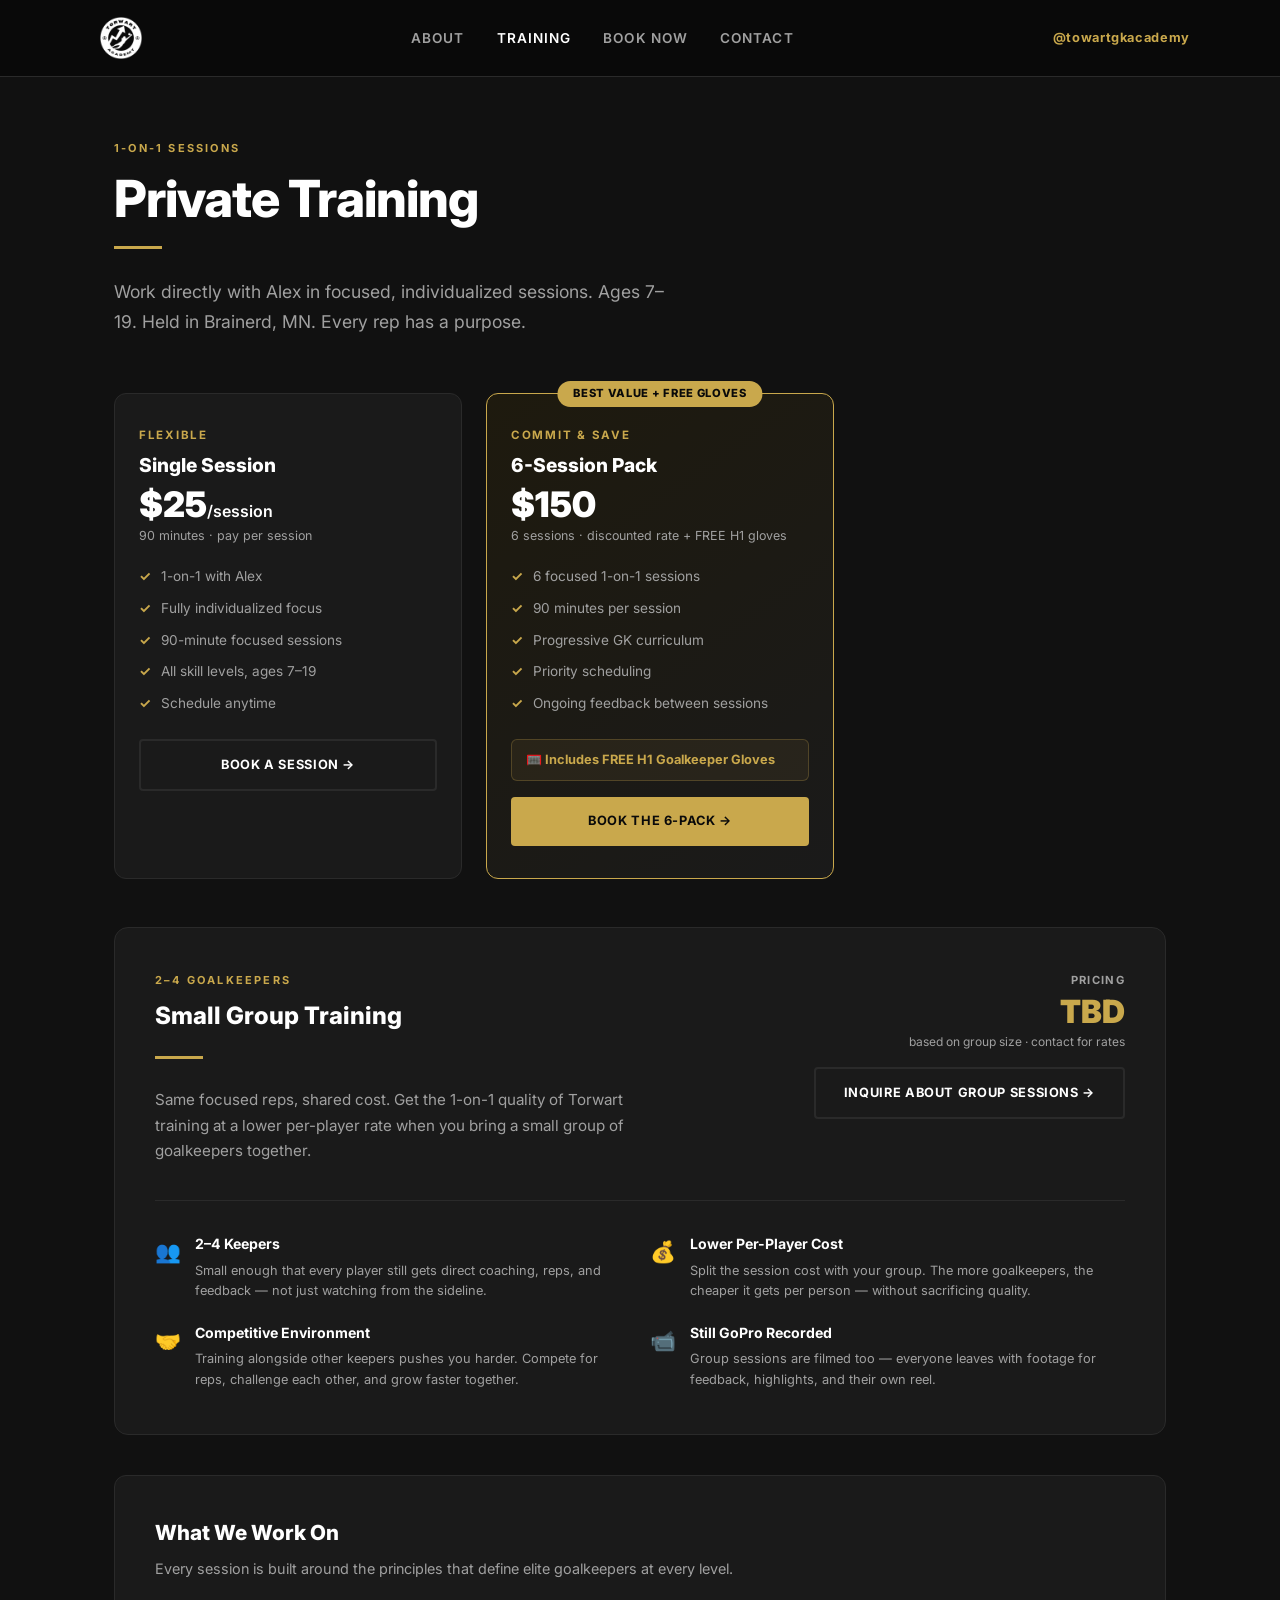
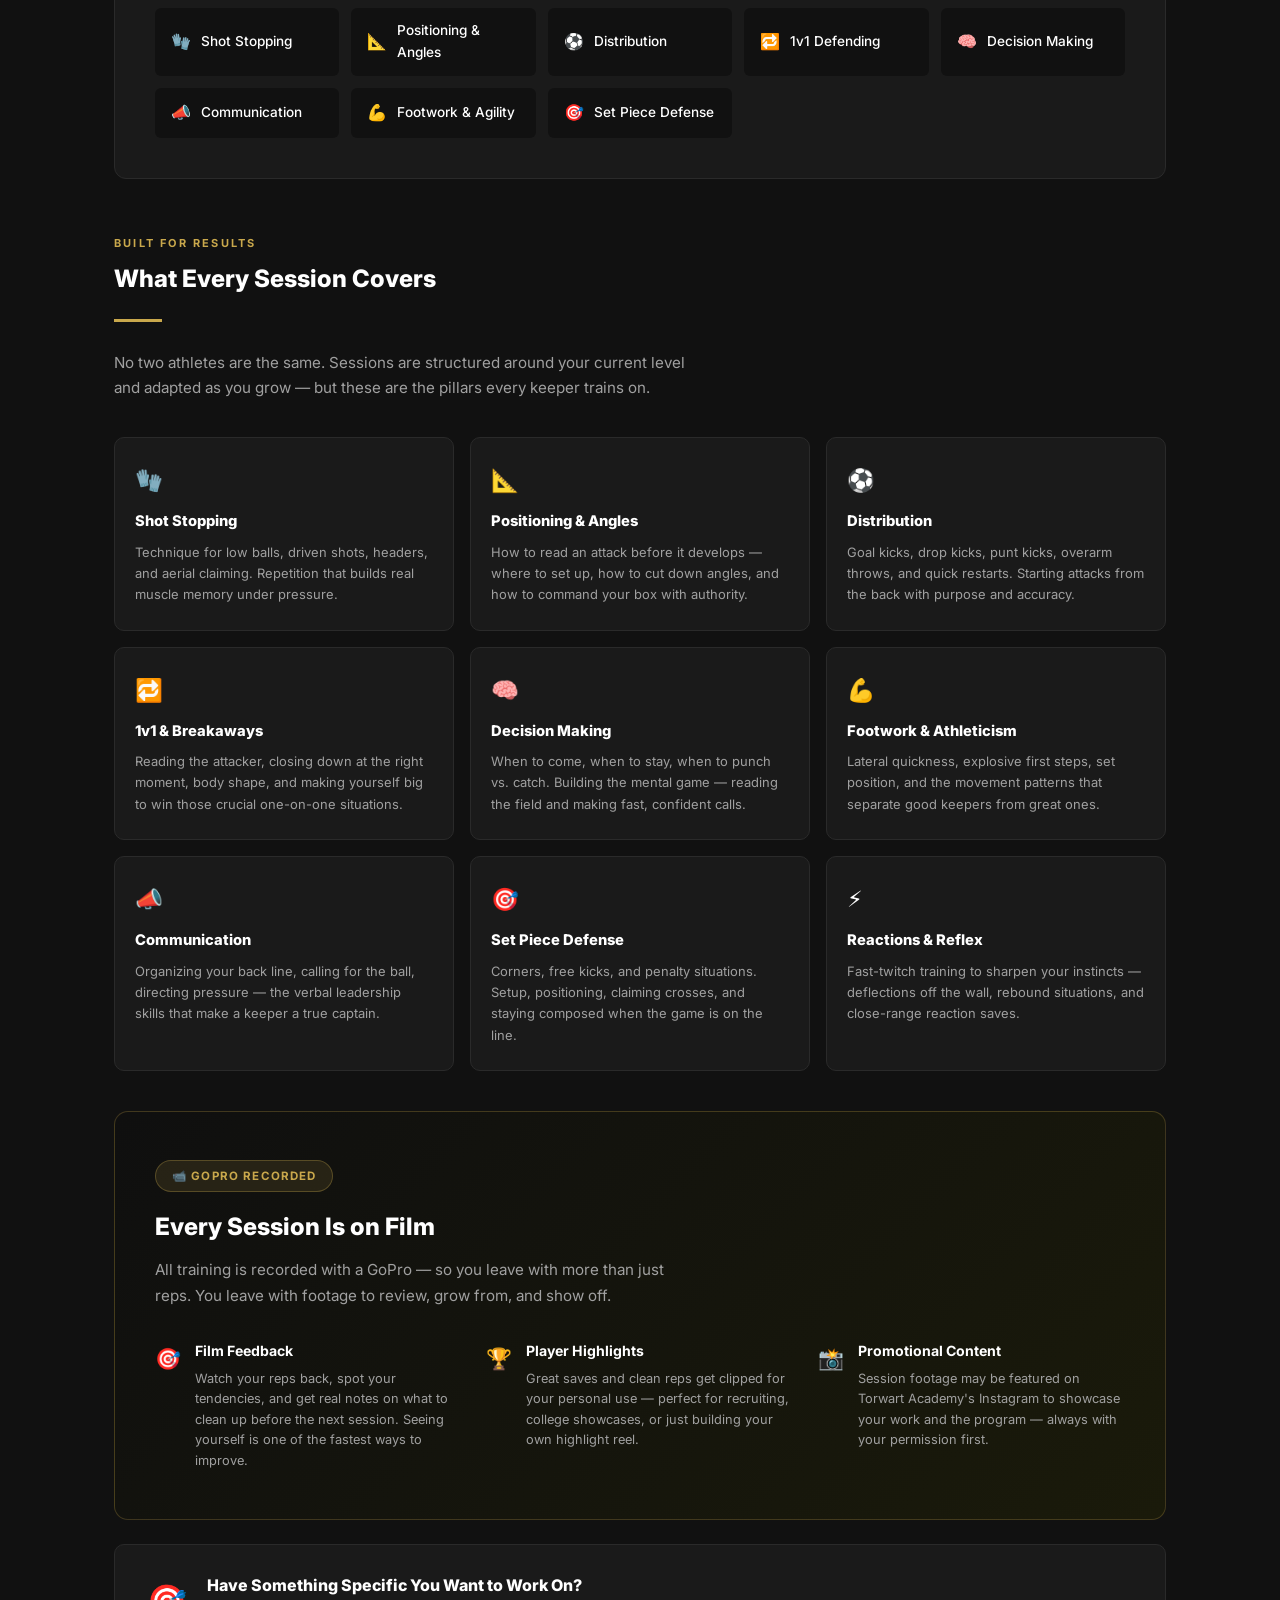
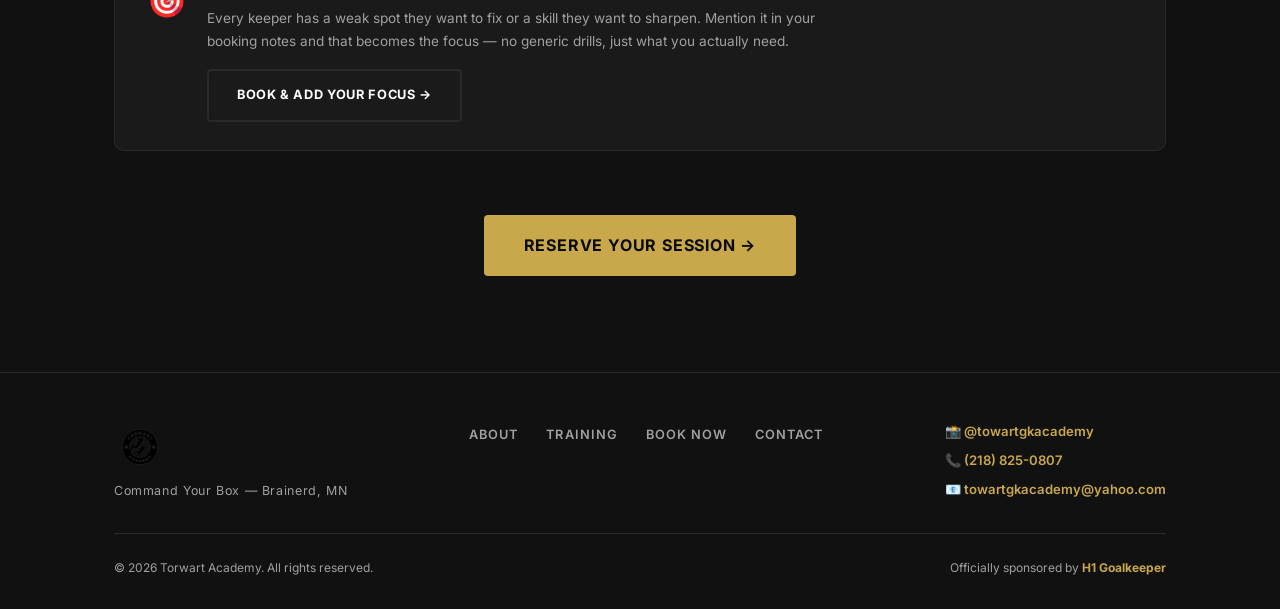
<file: training.html>
<!DOCTYPE html>
<html lang="en">
<head>
  <meta charset="UTF-8" />
  <meta name="viewport" content="width=device-width, initial-scale=1.0" />
  <title>Private Training — Torwart Academy</title>
  <meta name="description" content="1-on-1 goalkeeper training sessions with Alex Paysse in Brainerd, MN. Single sessions and 6-pack packages available." />
  <link rel="preconnect" href="https://fonts.googleapis.com" />
  <link rel="preconnect" href="https://fonts.gstatic.com" crossorigin />
  <link href="https://fonts.googleapis.com/css2?family=Inter:wght@400;500;600;700;800;900&display=swap" rel="stylesheet" />
  <link rel="stylesheet" href="styles.css" />
</head>
<body>

  <!-- ===== NAV ===== -->
  <nav>
    <div class="nav-inner">
      <a href="index.html" class="nav-logo">
        <img src="images/torwart-logo-white.png" alt="Torwart Academy" class="nav-logo-img" onerror="this.style.display='none';this.nextElementSibling.style.display='block'" />
        <span class="nav-logo-text" style="display:none;">Torwart<span class="gold">.</span></span>
      </a>
      <ul class="nav-links">
        <li><a href="about.html">About</a></li>
        <li><a href="training.html" class="active">Training</a></li>
        <li><a href="booking.html">Book Now</a></li>
        <li><a href="contact.html">Contact</a></li>
      </ul>
      <a href="https://instagram.com/towartgkacademy" target="_blank" rel="noopener" class="nav-social">@towartgkacademy</a>
      <button class="hamburger" id="hamburger" aria-label="Open menu">
        <span></span><span></span><span></span>
      </button>
    </div>
    <div class="mobile-menu" id="mobileMenu">
      <a href="about.html" onclick="closeMobile()">About</a>
      <a href="training.html" onclick="closeMobile()">Private Training</a>
      <a href="booking.html" onclick="closeMobile()">Book Now</a>
      <a href="contact.html" onclick="closeMobile()">Contact</a>
      <a href="https://instagram.com/towartgkacademy" target="_blank" rel="noopener">@towartgkacademy ↗</a>
    </div>
  </nav>

  <!-- ===== PRIVATE TRAINING ===== -->
  <section id="training" class="section" style="padding-top: 140px;">
    <div class="container">
      <div class="training-intro">
        <p class="section-label">1-on-1 Sessions</p>
        <h2 class="section-title">Private Training</h2>
        <div class="divider"></div>
        <p class="section-subtitle">
          Work directly with Alex in focused, individualized sessions. Ages 7–19. Held in Brainerd, MN. Every rep has a purpose.
        </p>
      </div>

      <div class="packages-grid" style="grid-template-columns: 1fr 1fr; max-width: 720px;">

        <!-- Single Session -->
        <div class="package-card">
          <p class="package-sessions">Flexible</p>
          <h3 class="package-name">Single Session</h3>
          <div class="package-price">$25<span style="font-size:1rem;font-weight:600;">/session</span></div>
          <div class="package-price-sub">90 minutes · pay per session</div>
          <ul class="package-features">
            <li>1-on-1 with Alex</li>
            <li>Fully individualized focus</li>
            <li>90-minute focused sessions</li>
            <li>All skill levels, ages 7–19</li>
            <li>Schedule anytime</li>
          </ul>
          <a href="booking.html" class="btn btn-outline" style="width:100%;justify-content:center;font-size:0.8rem;">Book a Session →</a>
        </div>

        <!-- 6-Session Pack (FEATURED) -->
        <div class="package-card featured">
          <div class="featured-tag">Best Value + Free Gloves</div>
          <p class="package-sessions">Commit &amp; Save</p>
          <h3 class="package-name">6-Session Pack</h3>
          <div class="package-price">$150</div>
          <div class="package-price-sub">6 sessions · discounted rate + FREE H1 gloves</div>
          <ul class="package-features">
            <li>6 focused 1-on-1 sessions</li>
            <li>90 minutes per session</li>
            <li>Progressive GK curriculum</li>
            <li>Priority scheduling</li>
            <li>Ongoing feedback between sessions</li>
          </ul>
          <div class="glove-reward">🥅 Includes FREE H1 Goalkeeper Gloves</div>
          <a href="booking.html" class="btn btn-gold" style="width:100%;justify-content:center;font-size:0.8rem;margin-top:16px;">Book the 6-Pack →</a>
        </div>
      </div>

      <!-- Small Group Training -->
      <div class="group-section">
        <div class="group-header">
          <div>
            <p class="section-label" style="margin-bottom: 8px;">2–4 Goalkeepers</p>
            <h3 class="group-title">Small Group Training</h3>
            <div class="divider"></div>
            <p class="group-sub">Same focused reps, shared cost. Get the 1-on-1 quality of Torwart training at a lower per-player rate when you bring a small group of goalkeepers together.</p>
          </div>
          <div class="group-price-block">
            <div class="group-price-label">Pricing</div>
            <div class="group-price-value">TBD</div>
            <div class="group-price-sub">based on group size · contact for rates</div>
            <a href="contact.html" class="btn btn-outline" style="font-size: 0.8rem; margin-top: 16px;">Inquire About Group Sessions →</a>
          </div>
        </div>
        <div class="group-perks">
          <div class="group-perk">
            <span class="group-perk-icon">👥</span>
            <div>
              <strong>2–4 Keepers</strong>
              <p>Small enough that every player still gets direct coaching, reps, and feedback — not just watching from the sideline.</p>
            </div>
          </div>
          <div class="group-perk">
            <span class="group-perk-icon">💰</span>
            <div>
              <strong>Lower Per-Player Cost</strong>
              <p>Split the session cost with your group. The more goalkeepers, the cheaper it gets per person — without sacrificing quality.</p>
            </div>
          </div>
          <div class="group-perk">
            <span class="group-perk-icon">🤝</span>
            <div>
              <strong>Competitive Environment</strong>
              <p>Training alongside other keepers pushes you harder. Compete for reps, challenge each other, and grow faster together.</p>
            </div>
          </div>
          <div class="group-perk">
            <span class="group-perk-icon">📹</span>
            <div>
              <strong>Still GoPro Recorded</strong>
              <p>Group sessions are filmed too — everyone leaves with footage for feedback, highlights, and their own reel.</p>
            </div>
          </div>
        </div>
      </div>

      <!-- What We Work On -->
      <div class="training-focus">
        <h3>What We Work On</h3>
        <p>Every session is built around the principles that define elite goalkeepers at every level.</p>
        <div class="focus-grid">
          <div class="focus-item"><span class="focus-icon">🧤</span> Shot Stopping</div>
          <div class="focus-item"><span class="focus-icon">📐</span> Positioning &amp; Angles</div>
          <div class="focus-item"><span class="focus-icon">⚽</span> Distribution</div>
          <div class="focus-item"><span class="focus-icon">🔁</span> 1v1 Defending</div>
          <div class="focus-item"><span class="focus-icon">🧠</span> Decision Making</div>
          <div class="focus-item"><span class="focus-icon">📣</span> Communication</div>
          <div class="focus-item"><span class="focus-icon">💪</span> Footwork &amp; Agility</div>
          <div class="focus-item"><span class="focus-icon">🎯</span> Set Piece Defense</div>
        </div>
      </div>

      <!-- Session Experience — Deep Dive -->
      <div class="session-experience">
        <p class="section-label" style="margin-bottom: 8px;">Built for Results</p>
        <h3 style="font-size: 1.5rem; font-weight: 800; margin-bottom: 10px;">What Every Session Covers</h3>
        <div class="divider"></div>
        <p style="color: var(--gray); font-size: 0.95rem; margin-bottom: 36px; max-width: 580px; line-height: 1.7;">
          No two athletes are the same. Sessions are structured around your current level and adapted as you grow — but these are the pillars every keeper trains on.
        </p>
        <div class="exp-grid">
          <div class="exp-card">
            <div class="exp-icon">🧤</div>
            <h4 class="exp-title">Shot Stopping</h4>
            <p class="exp-desc">Technique for low balls, driven shots, headers, and aerial claiming. Repetition that builds real muscle memory under pressure.</p>
          </div>
          <div class="exp-card">
            <div class="exp-icon">📐</div>
            <h4 class="exp-title">Positioning &amp; Angles</h4>
            <p class="exp-desc">How to read an attack before it develops — where to set up, how to cut down angles, and how to command your box with authority.</p>
          </div>
          <div class="exp-card">
            <div class="exp-icon">⚽</div>
            <h4 class="exp-title">Distribution</h4>
            <p class="exp-desc">Goal kicks, drop kicks, punt kicks, overarm throws, and quick restarts. Starting attacks from the back with purpose and accuracy.</p>
          </div>
          <div class="exp-card">
            <div class="exp-icon">🔁</div>
            <h4 class="exp-title">1v1 &amp; Breakaways</h4>
            <p class="exp-desc">Reading the attacker, closing down at the right moment, body shape, and making yourself big to win those crucial one-on-one situations.</p>
          </div>
          <div class="exp-card">
            <div class="exp-icon">🧠</div>
            <h4 class="exp-title">Decision Making</h4>
            <p class="exp-desc">When to come, when to stay, when to punch vs. catch. Building the mental game — reading the field and making fast, confident calls.</p>
          </div>
          <div class="exp-card">
            <div class="exp-icon">💪</div>
            <h4 class="exp-title">Footwork &amp; Athleticism</h4>
            <p class="exp-desc">Lateral quickness, explosive first steps, set position, and the movement patterns that separate good keepers from great ones.</p>
          </div>
          <div class="exp-card">
            <div class="exp-icon">📣</div>
            <h4 class="exp-title">Communication</h4>
            <p class="exp-desc">Organizing your back line, calling for the ball, directing pressure — the verbal leadership skills that make a keeper a true captain.</p>
          </div>
          <div class="exp-card">
            <div class="exp-icon">🎯</div>
            <h4 class="exp-title">Set Piece Defense</h4>
            <p class="exp-desc">Corners, free kicks, and penalty situations. Setup, positioning, claiming crosses, and staying composed when the game is on the line.</p>
          </div>
          <div class="exp-card">
            <div class="exp-icon">⚡</div>
            <h4 class="exp-title">Reactions &amp; Reflex</h4>
            <p class="exp-desc">Fast-twitch training to sharpen your instincts — deflections off the wall, rebound situations, and close-range reaction saves.</p>
          </div>
        </div>
      </div>

      <!-- GoPro Recording -->
      <div class="gopro-section">
        <div class="gopro-badge">📹 GoPro Recorded</div>
        <h3 class="gopro-title">Every Session Is on Film</h3>
        <p class="gopro-sub">All training is recorded with a GoPro — so you leave with more than just reps. You leave with footage to review, grow from, and show off.</p>
        <div class="gopro-benefits">
          <div class="gopro-benefit">
            <span class="gopro-benefit-icon">🎯</span>
            <div>
              <strong>Film Feedback</strong>
              <p>Watch your reps back, spot your tendencies, and get real notes on what to clean up before the next session. Seeing yourself is one of the fastest ways to improve.</p>
            </div>
          </div>
          <div class="gopro-benefit">
            <span class="gopro-benefit-icon">🏆</span>
            <div>
              <strong>Player Highlights</strong>
              <p>Great saves and clean reps get clipped for your personal use — perfect for recruiting, college showcases, or just building your own highlight reel.</p>
            </div>
          </div>
          <div class="gopro-benefit">
            <span class="gopro-benefit-icon">📸</span>
            <div>
              <strong>Promotional Content</strong>
              <p>Session footage may be featured on Torwart Academy's Instagram to showcase your work and the program — always with your permission first.</p>
            </div>
          </div>
        </div>
      </div>

      <!-- Custom Focus -->
      <div class="custom-focus">
        <div class="custom-focus-icon">🎯</div>
        <div>
          <h4 class="custom-focus-title">Have Something Specific You Want to Work On?</h4>
          <p class="custom-focus-sub">Every keeper has a weak spot they want to fix or a skill they want to sharpen. Mention it in your booking notes and that becomes the focus — no generic drills, just what you actually need.</p>
          <a href="booking.html" class="btn btn-outline" style="margin-top: 16px; font-size: 0.8rem;">Book &amp; Add Your Focus →</a>
        </div>
      </div>

      <!-- CTA -->
      <div style="text-align:center; margin-top: 64px;">
        <a href="booking.html" class="btn btn-gold" style="font-size:1rem; padding: 18px 40px;">Reserve Your Session →</a>
      </div>
    </div>
  </section>

  <!-- ===== FOOTER ===== -->
  <footer>
    <div class="container">
      <div class="footer-inner">
        <div class="footer-top">
          <div>
            <div class="footer-logo">
              <img src="images/torwart-logo.png" alt="Torwart Academy" class="footer-logo-img" onerror="this.style.display='none';this.nextElementSibling.style.display='block'" />
              <span class="footer-logo-text" style="display:none;">Torwart<span>.</span></span>
            </div>
            <div class="footer-tagline">Command Your Box — Brainerd, MN</div>
          </div>
          <ul class="footer-links">
            <li><a href="about.html">About</a></li>
            <li><a href="training.html">Training</a></li>
            <li><a href="booking.html">Book Now</a></li>
            <li><a href="contact.html">Contact</a></li>
          </ul>
          <div class="footer-social-wrap">
            <a href="https://instagram.com/towartgkacademy" target="_blank" rel="noopener" class="footer-social-link">📸 @towartgkacademy</a>
            <a href="tel:2188250807" class="footer-social-link">📞 (218) 825-0807</a>
            <a href="mailto:towartgkacademy@yahoo.com" class="footer-social-link">📧 towartgkacademy@yahoo.com</a>
          </div>
        </div>
        <div class="footer-bottom">
          <p class="footer-copy">© 2026 Torwart Academy. All rights reserved.</p>
          <p class="footer-sponsor">Officially sponsored by <span>H1 Goalkeeper</span></p>
        </div>
      </div>
    </div>
  </footer>

  <script src="script.js"></script>
</body>
</html>
</file>
<file: styles.css>
/* ===== RESET & BASE ===== */
*, *::before, *::after { box-sizing: border-box; margin: 0; padding: 0; }

:root {
  --black: #0a0a0a;
  --dark: #111111;
  --card: #1a1a1a;
  --border: #2a2a2a;
  --white: #ffffff;
  --gray: #a0a0a0;
  --gold: #c9a84c;
  --gold-light: #e8c96a;
  --font: 'Inter', system-ui, -apple-system, sans-serif;
}

html { scroll-behavior: smooth; }

body {
  font-family: var(--font);
  background: var(--black);
  color: var(--white);
  line-height: 1.6;
  overflow-x: hidden;
}

a { color: inherit; text-decoration: none; }
img { max-width: 100%; display: block; }

/* ===== UTILITY ===== */
.container { max-width: 1100px; margin: 0 auto; padding: 0 24px; }
.section { padding: 96px 0; }

.section-label {
  font-size: 11px;
  font-weight: 700;
  letter-spacing: 0.2em;
  text-transform: uppercase;
  color: var(--gold);
  margin-bottom: 12px;
}
.section-title {
  font-size: clamp(2rem, 5vw, 3.2rem);
  font-weight: 800;
  line-height: 1.1;
  letter-spacing: -0.02em;
  margin-bottom: 20px;
}
.section-subtitle {
  font-size: 1.1rem;
  color: var(--gray);
  max-width: 560px;
  line-height: 1.7;
}
.divider {
  width: 48px;
  height: 3px;
  background: var(--gold);
  margin: 20px 0 28px;
}
.body-text {
  color: var(--gray);
  font-size: 0.95rem;
  line-height: 1.8;
}
.body-text strong { color: var(--white); }
.small-gray { font-size: 0.82rem; color: var(--gray); }
.fine-print { font-size: 0.78rem; color: var(--gray); text-align: center; margin-top: -8px; }

/* ===== BUTTONS ===== */
.btn {
  display: inline-flex;
  align-items: center;
  gap: 8px;
  padding: 14px 28px;
  font-size: 0.9rem;
  font-weight: 700;
  letter-spacing: 0.05em;
  text-transform: uppercase;
  border-radius: 4px;
  cursor: pointer;
  transition: all 0.2s ease;
  border: none;
  font-family: var(--font);
}
.btn-gold { background: var(--gold); color: var(--black); }
.btn-gold:hover { background: var(--gold-light); transform: translateY(-1px); }
.btn-outline { background: transparent; color: var(--white); border: 2px solid var(--border); }
.btn-outline:hover { border-color: var(--gold); color: var(--gold); }

/* ===== NAV ===== */
nav {
  position: fixed;
  top: 0; left: 0; right: 0;
  z-index: 100;
  padding: 0 24px;
  background: rgba(10, 10, 10, 0.95);
  backdrop-filter: blur(12px);
  border-bottom: 1px solid var(--border);
}
.nav-inner {
  max-width: 1100px;
  margin: 0 auto;
  display: flex;
  align-items: center;
  justify-content: space-between;
  height: 76px;
}
.nav-logo { display: flex; align-items: center; }
.nav-logo-img {
  height: 62px;
  width: 62px;
  object-fit: contain;
  border-radius: 50%;
}
.nav-logo-text {
  font-size: 1.2rem;
  font-weight: 900;
  letter-spacing: 0.05em;
  text-transform: uppercase;
}
.nav-logo-text .gold { color: var(--gold); }
.nav-links {
  display: flex;
  gap: 32px;
  list-style: none;
}
.nav-links a {
  font-size: 0.85rem;
  font-weight: 600;
  letter-spacing: 0.08em;
  text-transform: uppercase;
  color: var(--gray);
  transition: color 0.2s;
}
.nav-links a:hover, .nav-links a.active { color: var(--white); }
.nav-social {
  font-size: 0.8rem;
  font-weight: 700;
  color: var(--gold);
  letter-spacing: 0.05em;
}
.hamburger {
  display: none;
  flex-direction: column;
  gap: 5px;
  cursor: pointer;
  background: none;
  border: none;
  padding: 4px;
}
.hamburger span {
  display: block;
  width: 24px;
  height: 2px;
  background: var(--white);
  transition: all 0.3s;
}
.mobile-menu {
  display: none;
  flex-direction: column;
  padding: 16px 0 24px;
  border-top: 1px solid var(--border);
}
.mobile-menu.open { display: flex; }
.mobile-menu a {
  padding: 12px 0;
  font-size: 0.9rem;
  font-weight: 600;
  letter-spacing: 0.08em;
  text-transform: uppercase;
  color: var(--gray);
  border-bottom: 1px solid var(--border);
}
.mobile-menu a:last-child { border-bottom: none; }

/* ===== HERO ===== */
#home {
  min-height: 100vh;
  display: flex;
  align-items: center;
  padding-top: 68px;
  position: relative;
  overflow: hidden;
}
.hero-bg {
  background: linear-gradient(135deg, rgba(10,10,10,0.92) 0%, rgba(10,10,10,0.75) 50%, rgba(10,10,10,0.6) 100%),
    url('images/alex-action-new1.jpg') center 30% / cover no-repeat;
}
.hero-overlay {
  position: absolute;
  inset: 0;
  background: radial-gradient(ellipse at 70% 50%, rgba(201,168,76,0.07) 0%, transparent 65%);
  pointer-events: none;
}
.hero-content { position: relative; z-index: 1; padding: 80px 0; }
.hero-badge {
  display: inline-flex;
  align-items: center;
  gap: 8px;
  background: rgba(201,168,76,0.12);
  border: 1px solid rgba(201,168,76,0.3);
  border-radius: 100px;
  padding: 6px 16px;
  font-size: 0.78rem;
  font-weight: 700;
  letter-spacing: 0.1em;
  text-transform: uppercase;
  color: var(--gold);
  margin-bottom: 28px;
}
.hero-badge::before { content: '●'; font-size: 6px; }
.hero-tagline {
  font-size: clamp(3rem, 8vw, 6rem);
  font-weight: 900;
  line-height: 1;
  letter-spacing: -0.03em;
  margin-bottom: 8px;
}
.hero-tagline .accent { color: var(--gold); }
.hero-sub {
  font-size: clamp(1rem, 2vw, 1.2rem);
  color: var(--gray);
  margin-bottom: 40px;
  max-width: 500px;
  line-height: 1.6;
}
.hero-ctas { display: flex; gap: 12px; flex-wrap: wrap; margin-bottom: 64px; }
.hero-stats { display: flex; gap: 48px; flex-wrap: wrap; }
.stat-num {
  font-size: 1.8rem;
  font-weight: 900;
  color: var(--gold);
  line-height: 1;
}
.stat-label {
  font-size: 0.72rem;
  color: var(--gray);
  text-transform: uppercase;
  letter-spacing: 0.1em;
  margin-top: 4px;
}

/* ===== GLOVE BANNER ===== */
.glove-banner {
  background: linear-gradient(135deg, var(--gold) 0%, #a8872e 100%);
  padding: 20px 0;
}
.glove-banner-inner {
  display: flex;
  align-items: center;
  justify-content: center;
  gap: 16px;
  flex-wrap: wrap;
  text-align: center;
}
.glove-icon { font-size: 1.5rem; }
.glove-text { font-size: 0.95rem; font-weight: 700; color: var(--black); }
.glove-text strong { font-weight: 900; }
.glove-cta {
  background: var(--black);
  color: var(--gold);
  padding: 8px 20px;
  border-radius: 4px;
  font-size: 0.8rem;
  font-weight: 800;
  letter-spacing: 0.08em;
  text-transform: uppercase;
  white-space: nowrap;
  transition: background 0.2s;
}
.glove-cta:hover { background: #1a1a1a; }

/* ===== SPONSOR BAR ===== */
.sponsor-bar {
  border-top: 1px solid var(--border);
  border-bottom: 1px solid var(--border);
  padding: 18px 0;
  background: var(--dark);
}
.sponsor-bar-inner {
  display: flex;
  align-items: center;
  justify-content: center;
  gap: 16px;
}
.sponsor-label {
  font-size: 0.7rem;
  font-weight: 700;
  letter-spacing: 0.15em;
  text-transform: uppercase;
  color: var(--gray);
}
.sponsor-divider { color: var(--border); font-size: 1.2rem; }
.sponsor-logo {
  height: 56px;
  width: 56px;
  object-fit: cover;
  border-radius: 50%;
  border: 2px solid var(--gold);
}
.sponsor-name {
  font-size: 1.1rem;
  font-weight: 900;
  letter-spacing: 0.1em;
  text-transform: uppercase;
}
.sponsor-name span { color: var(--gold); }

/* ===== ABOUT ===== */
#about { background: var(--dark); }
.about-grid {
  display: grid;
  grid-template-columns: 1fr 1fr;
  gap: 80px;
  align-items: center;
}
.about-image-wrap { position: relative; }
.about-photo {
  width: 100%;
  aspect-ratio: 3/4;
  object-fit: cover;
  object-position: center 15%;
  border-radius: 8px;
  border: 1px solid var(--border);
}
.about-badge {
  position: absolute;
  bottom: -16px;
  right: -16px;
  background: var(--gold);
  color: var(--black);
  padding: 16px 20px;
  border-radius: 8px;
  font-size: 0.75rem;
  font-weight: 800;
  letter-spacing: 0.05em;
  text-transform: uppercase;
  text-align: center;
  line-height: 1.5;
}
.credentials {
  display: flex;
  flex-direction: column;
  gap: 10px;
  margin-top: 32px;
}
.credential-item {
  display: flex;
  align-items: center;
  gap: 12px;
  padding: 12px 16px;
  background: var(--card);
  border: 1px solid var(--border);
  border-radius: 6px;
  font-size: 0.88rem;
  font-weight: 500;
}
.cred-logo {
  height: 32px;
  width: 32px;
  object-fit: contain;
  flex-shrink: 0;
  background: var(--white);
  border-radius: 50%;
  padding: 2px;
}
.cred-icon { font-size: 1rem; flex-shrink: 0; }

/* ===== PHOTO STRIP ===== */
.photo-strip {
  display: grid;
  grid-template-columns: repeat(4, 1fr);
  height: 320px;
  overflow: hidden;
}
.photo-strip img {
  width: 100%;
  height: 100%;
  object-fit: cover;
  object-position: center;
  transition: transform 0.4s ease, filter 0.4s ease;
  filter: brightness(0.8);
}
.photo-strip img:hover {
  transform: scale(1.04);
  filter: brightness(1);
  z-index: 1;
  position: relative;
}

/* ===== H1 SPONSOR SECTION ===== */
.h1-section { background: var(--dark); }
.h1-grid {
  display: grid;
  grid-template-columns: 280px 1fr;
  gap: 72px;
  align-items: center;
}
.h1-logo-wrap {
  position: relative;
  display: flex;
  align-items: center;
  justify-content: center;
}
.h1-action-photo {
  width: 100%;
  aspect-ratio: 3/4;
  object-fit: cover;
  object-position: center 20%;
  border-radius: 12px;
  border: 1px solid var(--border);
}
.h1-logo-badge {
  position: absolute;
  bottom: -16px;
  right: -16px;
  width: 80px;
  height: 80px;
  object-fit: cover;
  border-radius: 50%;
  border: 3px solid var(--gold);
  background: var(--black);
}
.h1-specs {
  display: grid;
  grid-template-columns: 1fr 1fr;
  gap: 12px;
  margin-bottom: 24px;
}
.h1-spec-item {
  display: flex;
  align-items: flex-start;
  gap: 12px;
  padding: 16px;
  background: var(--card);
  border: 1px solid var(--border);
  border-radius: 8px;
}
.h1-spec-icon { font-size: 1.3rem; flex-shrink: 0; margin-top: 1px; }
.h1-spec-title { font-size: 0.85rem; font-weight: 700; margin-bottom: 4px; color: var(--white); }
.h1-spec-sub { font-size: 0.78rem; color: var(--gray); line-height: 1.5; }
.h1-glove-cta {
  display: flex;
  align-items: center;
  gap: 12px;
  padding: 16px 20px;
  background: rgba(201,168,76,0.08);
  border: 1px solid rgba(201,168,76,0.3);
  border-radius: 8px;
  font-size: 0.88rem;
  color: var(--gold);
  font-weight: 600;
}
.h1-glove-cta strong { color: var(--white); }
@media (max-width: 600px) {
  .h1-specs { grid-template-columns: 1fr; }
}

@media (max-width: 900px) {
  .h1-grid { grid-template-columns: 1fr; gap: 40px; }
  .h1-logo-large { width: 180px; height: 180px; }
}

/* ===== CAMP ===== */
#camp { background: var(--black); }
.camp-grid {
  display: grid;
  grid-template-columns: 1fr 1fr;
  gap: 48px;
  align-items: start;
}
.camp-card {
  background: var(--card);
  border: 1px solid var(--border);
  border-radius: 12px;
  overflow: hidden;
}
.camp-card-header {
  background: var(--gold);
  padding: 20px 28px;
  display: flex;
  align-items: center;
  justify-content: space-between;
}
.camp-card-header h3 {
  font-size: 1rem;
  font-weight: 800;
  letter-spacing: 0.05em;
  text-transform: uppercase;
  color: var(--black);
}
.camp-price-badge {
  background: var(--black);
  color: var(--gold);
  padding: 6px 14px;
  border-radius: 100px;
  font-size: 0.88rem;
  font-weight: 900;
}
.camp-card-body { padding: 28px; }
.camp-details { list-style: none; display: flex; flex-direction: column; gap: 16px; }
.camp-details li {
  display: flex;
  align-items: flex-start;
  gap: 12px;
  font-size: 0.9rem;
}
.camp-details li strong { color: var(--white); display: block; }
.detail-icon { font-size: 1rem; flex-shrink: 0; margin-top: 2px; }
.camp-deadline {
  margin-top: 24px;
  padding: 14px;
  background: rgba(204, 34, 0, 0.1);
  border: 1px solid rgba(204, 34, 0, 0.3);
  border-radius: 6px;
  font-size: 0.85rem;
  color: #ff6b4a;
  font-weight: 600;
  text-align: center;
}
.camp-glove {
  margin-top: 12px;
  padding: 14px;
  background: rgba(201,168,76,0.08);
  border: 1px solid rgba(201,168,76,0.25);
  border-radius: 6px;
  font-size: 0.85rem;
  color: var(--gold);
  font-weight: 600;
  text-align: center;
}
.camp-register-box {
  background: var(--card);
  border: 1px solid var(--border);
  border-radius: 12px;
  padding: 40px 32px;
  display: flex;
  flex-direction: column;
  gap: 20px;
}
.camp-register-box h3 { font-size: 1.5rem; font-weight: 800; }
.camp-register-box p { color: var(--gray); font-size: 0.95rem; line-height: 1.7; }
.spots-left {
  display: flex;
  align-items: center;
  gap: 10px;
  font-size: 0.85rem;
  color: var(--gold);
  font-weight: 700;
}
.spots-dot {
  width: 8px;
  height: 8px;
  border-radius: 50%;
  background: var(--gold);
  animation: pulse 2s infinite;
  flex-shrink: 0;
}
@keyframes pulse { 0%,100%{opacity:1} 50%{opacity:0.3} }

/* ===== PRIVATE TRAINING ===== */
#training { background: var(--dark); }
.training-intro { max-width: 640px; margin-bottom: 56px; }
.packages-grid {
  display: grid;
  grid-template-columns: repeat(3, 1fr);
  gap: 24px;
  margin-bottom: 48px;
}
.package-card {
  background: var(--card);
  border: 1px solid var(--border);
  border-radius: 12px;
  padding: 32px 24px;
  position: relative;
  transition: border-color 0.2s;
}
.package-card:hover { border-color: rgba(201,168,76,0.4); }
.package-card.featured {
  border-color: var(--gold);
  background: linear-gradient(145deg, #1e1a0e 0%, var(--card) 100%);
}
.featured-tag {
  position: absolute;
  top: -13px;
  left: 50%;
  transform: translateX(-50%);
  background: var(--gold);
  color: var(--black);
  padding: 4px 16px;
  border-radius: 100px;
  font-size: 0.7rem;
  font-weight: 800;
  letter-spacing: 0.06em;
  text-transform: uppercase;
  white-space: nowrap;
}
.package-sessions {
  font-size: 0.72rem;
  font-weight: 700;
  letter-spacing: 0.15em;
  text-transform: uppercase;
  color: var(--gold);
  margin-bottom: 6px;
}
.package-name { font-size: 1.2rem; font-weight: 800; margin-bottom: 6px; }
.package-price { font-size: 2.2rem; font-weight: 900; line-height: 1; margin-bottom: 4px; }
.package-price-sub { font-size: 0.78rem; color: var(--gray); margin-bottom: 20px; }
.package-features {
  list-style: none;
  display: flex;
  flex-direction: column;
  gap: 10px;
  margin-bottom: 24px;
}
.package-features li {
  display: flex;
  align-items: center;
  gap: 10px;
  font-size: 0.85rem;
  color: var(--gray);
}
.package-features li::before { content: '✓'; color: var(--gold); font-weight: 700; flex-shrink: 0; }
.glove-reward {
  display: flex;
  align-items: center;
  gap: 8px;
  padding: 10px 14px;
  background: rgba(201,168,76,0.08);
  border: 1px solid rgba(201,168,76,0.25);
  border-radius: 6px;
  font-size: 0.8rem;
  color: var(--gold);
  font-weight: 700;
  margin-top: 8px;
}
.training-focus {
  background: var(--card);
  border: 1px solid var(--border);
  border-radius: 12px;
  padding: 40px;
}
.training-focus h3 { font-size: 1.3rem; font-weight: 800; margin-bottom: 8px; }
.training-focus p { color: var(--gray); font-size: 0.9rem; margin-bottom: 28px; }
.focus-grid {
  display: grid;
  grid-template-columns: repeat(auto-fill, minmax(180px, 1fr));
  gap: 12px;
}
.focus-item {
  display: flex;
  align-items: center;
  gap: 10px;
  padding: 12px 16px;
  background: var(--dark);
  border-radius: 6px;
  font-size: 0.85rem;
  font-weight: 500;
}
.focus-icon { font-size: 1rem; }

/* ===== SMALL GROUP TRAINING ===== */
.group-section {
  background: var(--card);
  border: 1px solid var(--border);
  border-radius: 14px;
  padding: 44px 40px;
  margin-bottom: 40px;
}
.group-header {
  display: flex;
  align-items: flex-start;
  justify-content: space-between;
  gap: 40px;
  margin-bottom: 36px;
  flex-wrap: wrap;
}
.group-title { font-size: 1.5rem; font-weight: 800; margin-bottom: 10px; }
.group-sub { color: var(--gray); font-size: 0.95rem; line-height: 1.7; max-width: 500px; }
.group-price-block {
  flex-shrink: 0;
  text-align: right;
  min-width: 200px;
}
.group-price-label {
  font-size: 0.7rem;
  font-weight: 700;
  letter-spacing: 0.12em;
  text-transform: uppercase;
  color: var(--gray);
  margin-bottom: 6px;
}
.group-price-value {
  font-size: 2rem;
  font-weight: 900;
  color: var(--gold);
  line-height: 1;
  margin-bottom: 4px;
}
.group-price-sub { font-size: 0.75rem; color: var(--gray); }
.group-perks {
  display: grid;
  grid-template-columns: repeat(2, 1fr);
  gap: 20px;
  border-top: 1px solid var(--border);
  padding-top: 32px;
}
.group-perk { display: flex; gap: 14px; align-items: flex-start; }
.group-perk-icon { font-size: 1.3rem; flex-shrink: 0; margin-top: 2px; }
.group-perk strong { display: block; font-size: 0.88rem; font-weight: 700; color: var(--white); margin-bottom: 5px; }
.group-perk p { font-size: 0.8rem; color: var(--gray); line-height: 1.6; margin: 0; }

@media (max-width: 700px) {
  .group-section { padding: 32px 24px; }
  .group-header { flex-direction: column; gap: 24px; }
  .group-price-block { text-align: left; min-width: unset; }
  .group-perks { grid-template-columns: 1fr; }
}

/* ===== SESSION EXPERIENCE ===== */
.session-experience { margin-top: 56px; margin-bottom: 40px; }
.exp-grid {
  display: grid;
  grid-template-columns: repeat(3, 1fr);
  gap: 16px;
  margin-bottom: 0;
}
.exp-card {
  background: var(--card);
  border: 1px solid var(--border);
  border-radius: 10px;
  padding: 24px 20px;
  transition: border-color 0.2s;
}
.exp-card:hover { border-color: rgba(201,168,76,0.4); }
.exp-icon { font-size: 1.4rem; margin-bottom: 12px; }
.exp-title { font-size: 0.92rem; font-weight: 800; margin-bottom: 8px; color: var(--white); }
.exp-desc { font-size: 0.81rem; color: var(--gray); line-height: 1.65; }

/* ===== GOPRO SECTION ===== */
.gopro-section {
  background: linear-gradient(135deg, #0f0f0f 0%, #1a1a0a 100%);
  border: 1px solid rgba(201,168,76,0.25);
  border-radius: 14px;
  padding: 48px 40px;
  margin-bottom: 24px;
}
.gopro-badge {
  display: inline-flex;
  align-items: center;
  gap: 8px;
  background: rgba(201,168,76,0.12);
  border: 1px solid rgba(201,168,76,0.3);
  border-radius: 100px;
  padding: 6px 16px;
  font-size: 0.72rem;
  font-weight: 700;
  letter-spacing: 0.1em;
  text-transform: uppercase;
  color: var(--gold);
  margin-bottom: 16px;
}
.gopro-title { font-size: 1.5rem; font-weight: 800; margin-bottom: 10px; }
.gopro-sub { color: var(--gray); font-size: 0.95rem; margin-bottom: 32px; max-width: 540px; line-height: 1.7; }
.gopro-benefits {
  display: grid;
  grid-template-columns: repeat(3, 1fr);
  gap: 24px;
}
.gopro-benefit { display: flex; gap: 14px; align-items: flex-start; }
.gopro-benefit-icon { font-size: 1.3rem; flex-shrink: 0; margin-top: 2px; }
.gopro-benefit strong { display: block; font-size: 0.88rem; font-weight: 700; color: var(--white); margin-bottom: 6px; }
.gopro-benefit p { font-size: 0.8rem; color: var(--gray); line-height: 1.6; margin: 0; }

/* ===== CUSTOM FOCUS ===== */
.custom-focus {
  display: flex;
  align-items: flex-start;
  gap: 20px;
  padding: 28px 32px;
  background: var(--card);
  border: 1px solid var(--border);
  border-radius: 10px;
  margin-bottom: 0;
}
.custom-focus-icon { font-size: 2rem; flex-shrink: 0; margin-top: 2px; }
.custom-focus-title { font-size: 1rem; font-weight: 800; margin-bottom: 8px; }
.custom-focus-sub { font-size: 0.85rem; color: var(--gray); line-height: 1.7; max-width: 620px; }

@media (max-width: 900px) {
  .exp-grid { grid-template-columns: repeat(2, 1fr); }
  .gopro-benefits { grid-template-columns: 1fr; gap: 20px; }
}
@media (max-width: 600px) {
  .exp-grid { grid-template-columns: 1fr; }
  .gopro-section { padding: 32px 24px; }
  .custom-focus { flex-direction: column; padding: 24px 20px; }
}

/* ===== CONTACT ===== */
#contact { background: var(--black); }
.contact-grid {
  display: grid;
  grid-template-columns: 1fr 1.4fr;
  gap: 64px;
  align-items: start;
}
.contact-info { display: flex; flex-direction: column; gap: 20px; }
.contact-item { display: flex; align-items: flex-start; gap: 16px; }
.contact-icon {
  width: 44px;
  height: 44px;
  background: var(--card);
  border: 1px solid var(--border);
  border-radius: 8px;
  display: flex;
  align-items: center;
  justify-content: center;
  font-size: 1.1rem;
  flex-shrink: 0;
}
.contact-detail-label {
  font-size: 0.7rem;
  font-weight: 700;
  letter-spacing: 0.12em;
  text-transform: uppercase;
  color: var(--gray);
  margin-bottom: 3px;
}
.contact-detail-value { font-size: 0.92rem; font-weight: 600; }
.contact-form {
  background: var(--card);
  border: 1px solid var(--border);
  border-radius: 12px;
  padding: 40px;
  display: flex;
  flex-direction: column;
  gap: 18px;
}
.form-row { display: grid; grid-template-columns: 1fr 1fr; gap: 16px; }
.form-group { display: flex; flex-direction: column; gap: 8px; }
.form-group label {
  font-size: 0.75rem;
  font-weight: 700;
  letter-spacing: 0.08em;
  text-transform: uppercase;
  color: var(--gray);
}
.form-group input,
.form-group select,
.form-group textarea {
  background: var(--dark);
  border: 1px solid var(--border);
  border-radius: 6px;
  padding: 12px 16px;
  color: var(--white);
  font-size: 0.9rem;
  font-family: var(--font);
  outline: none;
  width: 100%;
  transition: border-color 0.2s;
}
.form-group input:focus,
.form-group select:focus,
.form-group textarea:focus { border-color: var(--gold); }
.form-group textarea { resize: vertical; min-height: 96px; }
.form-group select option { background: var(--dark); }

/* ===== BOOKING ===== */
#booking { background: var(--dark); }
.booking-steps { max-width: 800px; }
.booking-step {}
.step-header {
  display: flex;
  align-items: center;
  gap: 14px;
  margin-bottom: 28px;
}
.step-num {
  width: 36px;
  height: 36px;
  border-radius: 50%;
  background: var(--gold);
  color: var(--black);
  font-size: 1rem;
  font-weight: 900;
  display: flex;
  align-items: center;
  justify-content: center;
  flex-shrink: 0;
}
.step-title { font-size: 1.2rem; font-weight: 800; }

.booking-packages {
  display: grid;
  grid-template-columns: repeat(4, 1fr);
  gap: 16px;
}
.booking-pkg {
  background: var(--card);
  border: 2px solid var(--border);
  border-radius: 10px;
  padding: 20px 16px;
  cursor: pointer;
  transition: all 0.2s;
  position: relative;
}
.booking-pkg:hover { border-color: rgba(201,168,76,0.5); }
.booking-pkg.selected { border-color: var(--gold); background: linear-gradient(145deg, #1e1a0e, var(--card)); }
.booking-pkg.featured-pkg { border-color: rgba(201,168,76,0.4); }
.pkg-top { margin-bottom: 8px; }
.pkg-tag {
  font-size: 0.65rem;
  font-weight: 700;
  letter-spacing: 0.1em;
  text-transform: uppercase;
  color: var(--gray);
  background: var(--dark);
  padding: 3px 8px;
  border-radius: 100px;
}
.gold-tag { color: var(--gold) !important; background: rgba(201,168,76,0.1) !important; }
.pkg-name { font-size: 0.95rem; font-weight: 800; margin-bottom: 6px; }
.pkg-price { font-size: 1.6rem; font-weight: 900; color: var(--gold); line-height: 1; margin-bottom: 6px; }
.pkg-price span { font-size: 0.9rem; font-weight: 600; color: var(--gray); }
.pkg-desc { font-size: 0.75rem; color: var(--gray); line-height: 1.4; }

.booking-form-grid { display: flex; flex-direction: column; gap: 16px; }

.booking-summary {
  background: var(--card);
  border: 1px solid var(--border);
  border-radius: 12px;
  padding: 28px;
  margin-bottom: 28px;
}
.summary-label { font-size: 0.75rem; font-weight: 700; letter-spacing: 0.1em; text-transform: uppercase; color: var(--gray); margin-bottom: 8px; }
.summary-pkg { font-size: 1.3rem; font-weight: 800; margin-bottom: 4px; }
.summary-price { font-size: 2rem; font-weight: 900; color: var(--gold); margin-bottom: 12px; }
.summary-note { font-size: 0.82rem; color: var(--gray); }

.payment-options {}
.payment-title { font-size: 0.85rem; font-weight: 700; color: var(--gray); margin-bottom: 12px; }
.payment-btns { display: flex; gap: 12px; flex-wrap: wrap; margin-bottom: 12px; }
.payment-secure { font-size: 0.75rem; color: var(--gray); }
.booking-success-msg {
  margin-top: 24px;
  padding: 20px;
  background: rgba(201,168,76,0.08);
  border: 1px solid rgba(201,168,76,0.3);
  border-radius: 8px;
  color: var(--gold);
  font-weight: 600;
  font-size: 0.95rem;
}

@media (max-width: 700px) {
  .booking-packages { grid-template-columns: 1fr 1fr; }
}
@media (max-width: 480px) {
  .booking-packages { grid-template-columns: 1fr; }
}

/* ===== FOOTER ===== */
footer {
  background: var(--dark);
  border-top: 1px solid var(--border);
  padding: 48px 0 32px;
}
.footer-inner { display: flex; flex-direction: column; gap: 32px; }
.footer-top {
  display: flex;
  align-items: flex-start;
  justify-content: space-between;
  flex-wrap: wrap;
  gap: 24px;
}
.footer-logo-img {
  height: 52px;
  width: auto;
  object-fit: contain;
  margin-bottom: 8px;
}
.footer-logo-text {
  font-size: 1.3rem;
  font-weight: 900;
  letter-spacing: 0.05em;
  text-transform: uppercase;
}
.footer-logo-text span { color: var(--gold); }
.footer-tagline { font-size: 0.78rem; color: var(--gray); letter-spacing: 0.05em; }
.footer-links {
  display: flex;
  gap: 28px;
  list-style: none;
  flex-wrap: wrap;
  align-items: center;
}
.footer-links a {
  font-size: 0.8rem;
  font-weight: 600;
  letter-spacing: 0.08em;
  text-transform: uppercase;
  color: var(--gray);
  transition: color 0.2s;
}
.footer-links a:hover { color: var(--white); }
.footer-social-wrap {
  display: flex;
  flex-direction: column;
  gap: 8px;
}
.footer-social-link {
  font-size: 0.82rem;
  font-weight: 600;
  color: var(--gold);
  transition: opacity 0.2s;
}
.footer-social-link:hover { opacity: 0.7; }
.footer-bottom {
  border-top: 1px solid var(--border);
  padding-top: 24px;
  display: flex;
  align-items: center;
  justify-content: space-between;
  flex-wrap: wrap;
  gap: 12px;
}
.footer-copy { font-size: 0.75rem; color: var(--gray); }
.footer-sponsor { font-size: 0.75rem; color: var(--gray); }
.footer-sponsor span { color: var(--gold); font-weight: 700; }

/* ===== QUICK LINK CARDS (home page) ===== */
.quick-link-card {
  display: block;
  background: var(--card);
  border: 1px solid var(--border);
  border-radius: 8px;
  padding: 28px 24px;
  text-align: center;
  transition: border-color 0.2s, transform 0.2s;
  cursor: pointer;
}
.quick-link-card:hover {
  border-color: var(--gold);
  transform: translateY(-3px);
}
.quick-link-card.gold-card {
  border-color: var(--gold);
  background: rgba(201,168,76,0.08);
}
.qlc-icon { font-size: 2rem; margin-bottom: 12px; }
.qlc-title {
  font-size: 1rem;
  font-weight: 700;
  color: var(--white);
  margin-bottom: 6px;
}
.qlc-sub {
  font-size: 0.82rem;
  color: var(--gray);
}

/* ===== RESPONSIVE ===== */
@media (max-width: 900px) {
  .nav-links, .nav-social { display: none; }
  .hamburger { display: flex; }
  .about-grid { grid-template-columns: 1fr; gap: 56px; }
  .about-badge { right: 0; }
  .camp-grid { grid-template-columns: 1fr; }
  .packages-grid { grid-template-columns: 1fr; }
  .contact-grid { grid-template-columns: 1fr; gap: 40px; }
  .photo-strip { grid-template-columns: repeat(2, 1fr); height: 400px; }
  .footer-top { flex-direction: column; }
}
@media (max-width: 600px) {
  .section { padding: 64px 0; }
  .hero-stats { gap: 28px; }
  .form-row { grid-template-columns: 1fr; }
  .training-focus { padding: 24px; }
  .contact-form { padding: 24px; }
  .camp-register-box { padding: 24px 20px; }
  .photo-strip { grid-template-columns: repeat(2, 1fr); height: 280px; }
  .footer-bottom { flex-direction: column; align-items: flex-start; }
}
</file>
